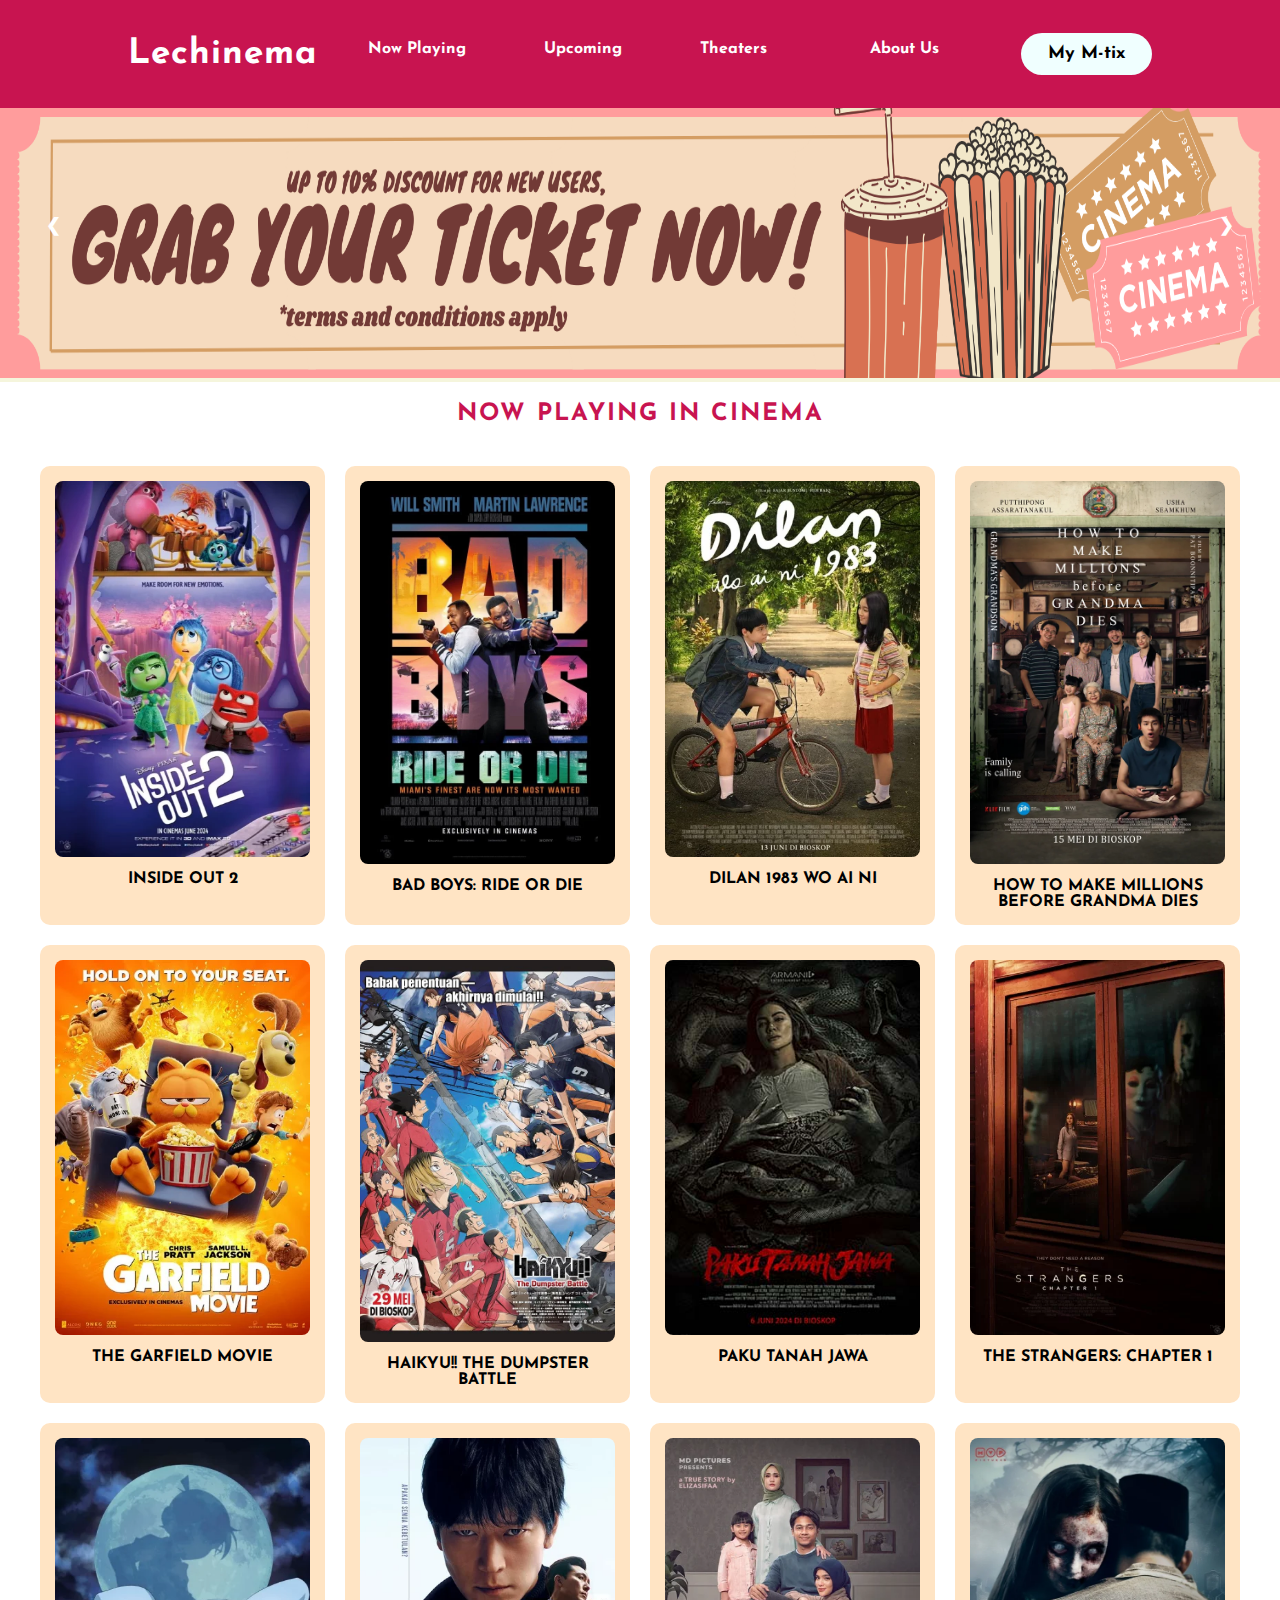
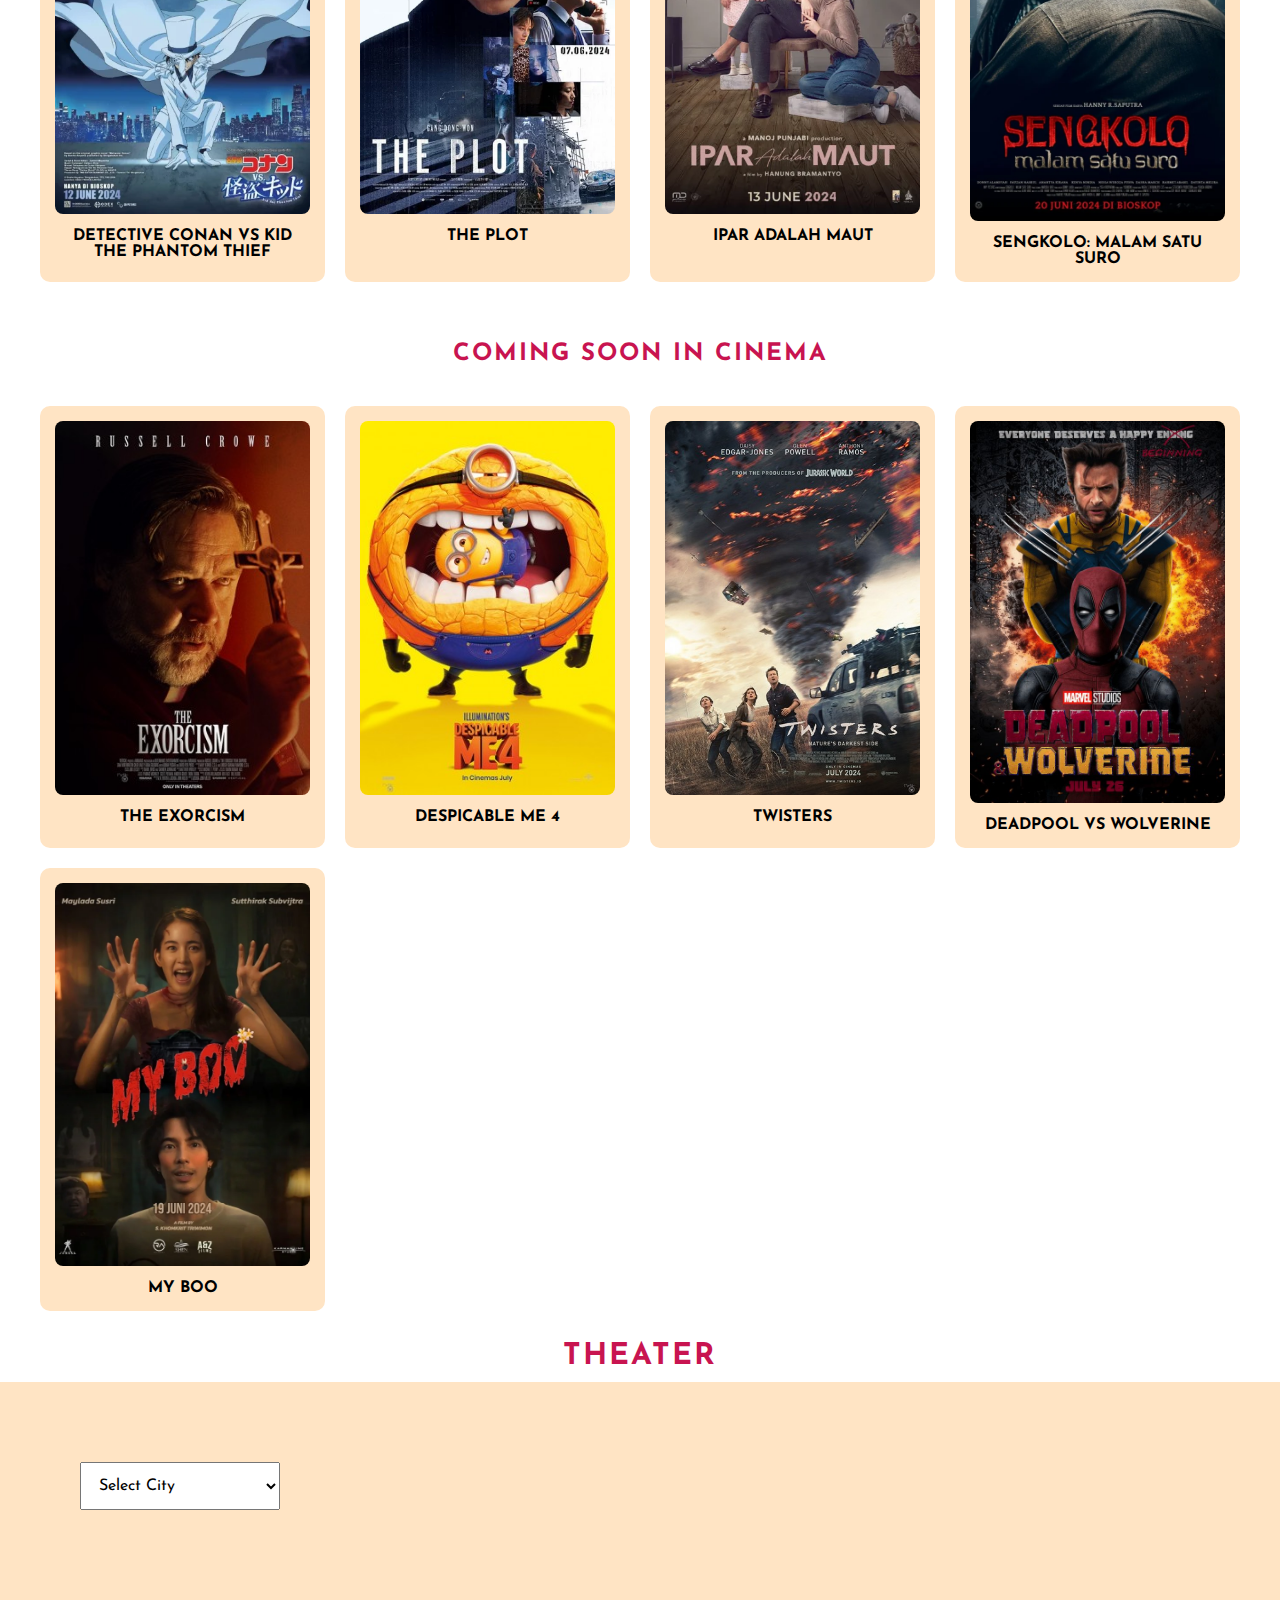
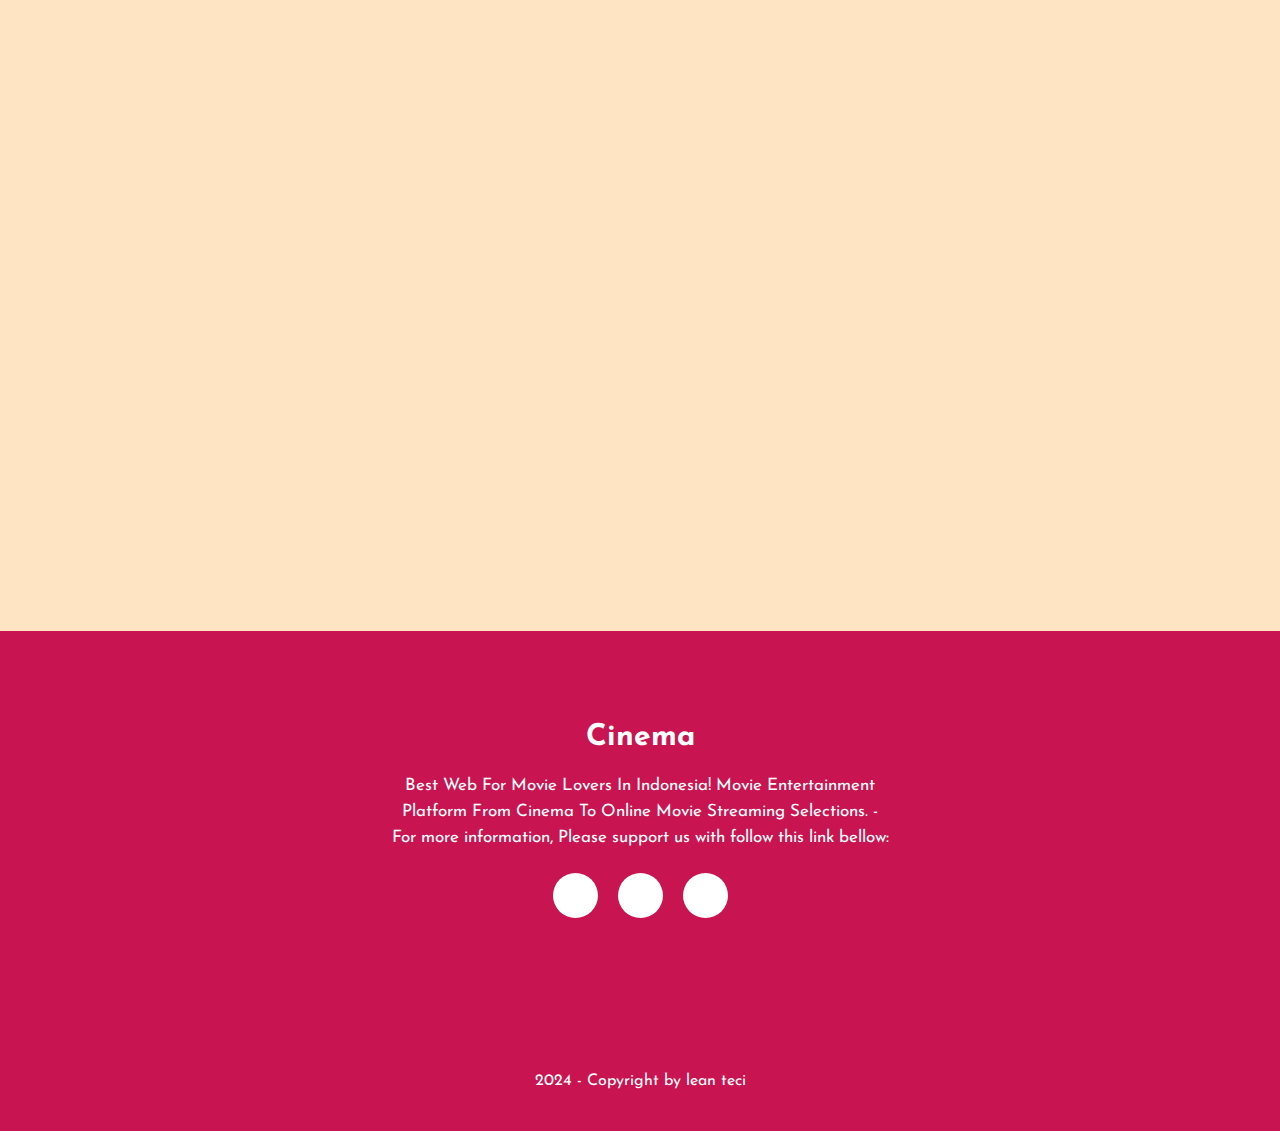
<file: index.html>
<!DOCTYPE html>
<html lang="en">
<head>
    <meta charset="UTF-8">
    <meta name="viewport" content="width=device-width, initial-scale=1.0">
    <title>Cinema</title>
    <link rel="stylesheet" type="text/css" href="index.css">

    <link rel="preconnect" href="https://fonts.googleapis.com">
    <link rel="preconnect" href="https://fonts.gstatic.com" crossorigin>
    <link href="https://fonts.googleapis.com/css2?family=Josefin+Sans:wght@100;200;300;400;500;600;700&display=swap" rel="stylesheet">

    <link rel="stylesheet" href="https://fonts.googleapis.com/css2?family=Material+Symbols+Outlined:opsz,wght,FILL,GRAD@24,400,0,0" />

    <link rel="stylesheet" href="https://cdnjs.cloudflare.com/ajax/libs/font-awesome/6.5.2/css/all.min.css" integrity="sha512-SnH5WK+bZxgPHs44uWIX+LLJAJ9/2PkPKZ5QiAj6Ta86w+fsb2TkcmfRyVX3pBnMFcV7oQPJkl9QevSCWr3W6A==" crossorigin="anonymous" referrerpolicy="no-referrer" />
    <script src="index.js" defer></script>
</head>
<body>
   <header class="header" id="home">
    <nav>
        <h2 class="logo">Lechinema</h2>
        <div class="hamburger" onclick="toggleMenu()">
            ☰
        </div>
        <ul class="nav-links">
            <li><a href="#nowplaying"><i class="fa-solid fa-film"></i>Now Playing</a></li>
            <li><a href="#upcoming"><i class="fa-regular fa-circle-play"></i>Upcoming</a></li>
            <li><a href="#theaters"><i class="fa-solid fa-location-dot"></i>Theaters</a></li>
            <li class="dropdown">
                <a href="#aboutus" id="aboutus-button"><i class="fa-solid fa-user"></i>About Us</a>
            <div class="dropdown-content">
                <a href="#privacy-policy" id="privacy-policy-link">Privacy Policy</a>
                <a href="#contact-us">Contact Us</a>
            </div>
            </li>
        </ul>
        <div class="dropdown2">
            <button id="my-mtix-btn">My M-tix </button>
            <div class="dropdown-content2" id="my-mtix-dropdown">
              <a href="#" id="login-link">Login</a>
            </div>
          </div>
    </nav>
   </header> 

   <div class ="slider">
    <div class="slide">
        <img src="images/slide1.png" alt="Image 1">
    </div>
    <div class="slide">
        <img src="images/slide2.png" alt="Image 2">
    </div>
    <div class="slide">
        <img src="images/slide3.png" alt="Image 3">
    </div>
</div>
<button class="prev" onclick="moveSlide(-1)">&#10094;</button>
<button class="next" onclick="moveSlide(1)">&#10095;</button>

<section id="nowplaying" class="container">
    <div class="textnowplay text-center my-4">
        <h2>NOW PLAYING IN CINEMA</h2>
    </div>
    <div class="row" id="movie-container">
        <!-- Data dari JSON akan dimasukkan di sini -->
    </div>
</section>


<section id="upcoming" class="container">
    <div class="textupcome text-center my-4">
        <h2>COMING SOON IN CINEMA</h2>
    </div>
    <div class="upcoming" id="movieContainer">
        <!-- Data film akan dimasukkan oleh JavaScript -->
    </div>
</section>

<section id="theaters">
    <div class="texttheater">
        <h2>THEATER</h2>
    </div>
<div class="theater">
<div class="dropdowntheater">
    <select id="city-select" onchange="showCinemas()">
        <option value="">Select City</option>
        <option value="JAKARTA">JAKARTA</option>
        <option value="BOGOR">BOGOR</option>
        <option value="DEPOK">DEPOK</option>
        <option value="TANGERANG">TANGERANG</option>
        <option value="BEKASI">BEKASI</option>
    </select>
</div>



<div id="cinema-list" class="cinema-list">
</div>
</div>
</section>


<section id="privacy-policy" class="popup-form hide">
    <div class="popup-content">
        <span class="close-btn">&times;</span>
        <h2>Privacy Policy</h2>
        <h4>INFORMATION WE COLLECT
            PERSONAL INFORMATION
            Personal Information may be submitted to NSR for the purposes of <br>
            (a) receiving information from us;<br>
            (b) buy movie ticket through Site; and <br>
            (c) other purposes to support Service through Site. 
            </h4>
    </div>
</section>

<section id="contact-us">
    <div class="contact-us">
    <p>Cinema</p>
    <p>Best Web For Movie Lovers In Indonesia! Movie Entertainment Platform From Cinema To Online Movie Streaming Selections. - For more information, Please support us with follow this link bellow:</p>
    <div class="social">
        <a href="#"><i class="fa-brands fa-linkedin"></i></a>
        <a href="#"><i class="fa-brands fa-instagram"></i></a>
        <a href="#"><i class="fa-brands fa-x-twitter"></i></a>
    </div>
</div>


    <!--login-->
    <div id="login-popup" class="popup-form hide">
        <div class="popup-content">
            <span class="close-btn" onclick="closePopup(this)">&times;</span>
            <h2>Login to My Mtix</h2>
            <form id="login-form">
                <label for="login-email">Email:</label>
                <input type="text" id="login-email" name="loginemail" required>
                <label for="login-password">Password:</label>
                <input type="password" id="login-password" name="loginpassword" required>
                <button type="submit" id="loginsubmit">Login</button>
            </form>
            <p>Don't have an account? <a href="#" id="register-link">Register now</a></p>
        </div>
    </div>

    <!-- Failed login popup -->
    <div id="failedloginPopup" class="popup-form hide">
        <div class="popup-content">
            <span class="close-btn" onclick="closePopup(this)">&times;</span>
            <h2>Failed to Login</h2>
            <p>Invalid Email or Password. Please check your username and password again.</p>
        </div>
    </div>

    <!-- Failed login popup (max)-->
    <div id="failedloginmaxPopup" class="popup-form hide">
        <div class="popup-content">
            <span class="close-btn" onclick="closePopup(this)">&times;</span>
            <h2>Exiting Program...</h2>
            <p>Failed to login. Maximum Attempts Reached.</p>
        </div>
    </div>

    <!-- Success login popup -->
    <div id="successloginPopup" class="popup-form hide">
        <div class="popup-content">
            <span class="close-btn" onclick="closePopup(this)">&times;</span>
            <h2>yeeyyyyyy</h2>
            <p>Welcome Back!</p>
        </div>
    </div>

    <!-- Register Pop-up Form -->
    <div id="register-popup" class="popup-form hide">
        <div class="popup-content">
            <span class="close-btn" onclick="closePopup(this)">&times;</span>
            <h2>Register for My Mtix</h2>
            <form id="register-form">
                <label for="register-name">Name:</label>
                <input type="text" id="register-name" name="registname" required>
                <label for="register-email">Email:</label>
                <input type="text" id="register-email" name="registemail" required>
                <label for="register-password">Password:</label>
                <input type="password" id="register-password" name="registpassword" required>
                <button type="submit" id="registsubmit">Register Now</button>
            </form>
        </div>
    </div>
    
    <!-- Success regist popup -->
    <div id="successregistPopup" class="popup-form hide">
        <div class="popup-content">
            <span class="close-btn" onclick="closePopup(this)">&times;</span>
            <h2>yeeyyyyyy</h2>
            <p>You have successfully regist your account</p>
        </div>
    </div>
    
<footer id="footer">
    <div class="footer">
        <p>
            2024 -
            <i class="fa-regular fa-copyright"></i>
            Copyright by lean teci
        </p>
    </div>
</footer>
</file>
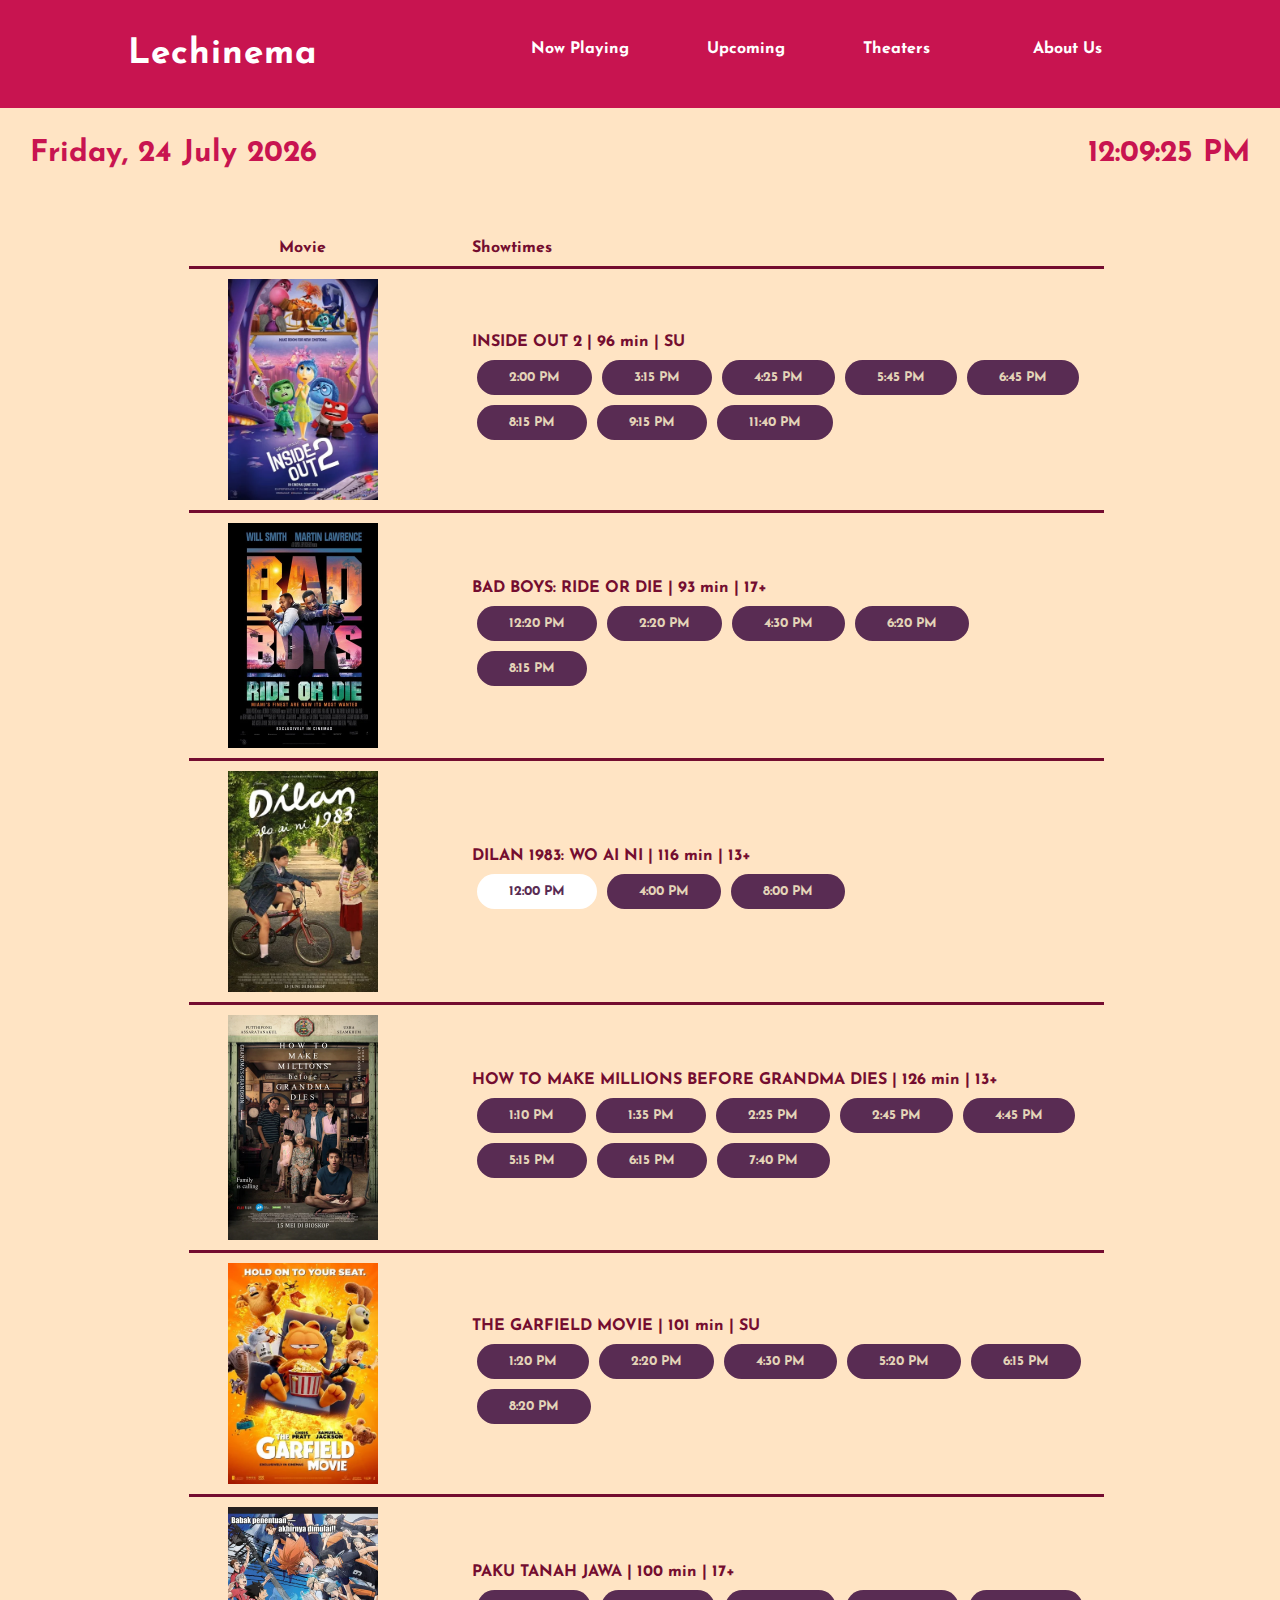
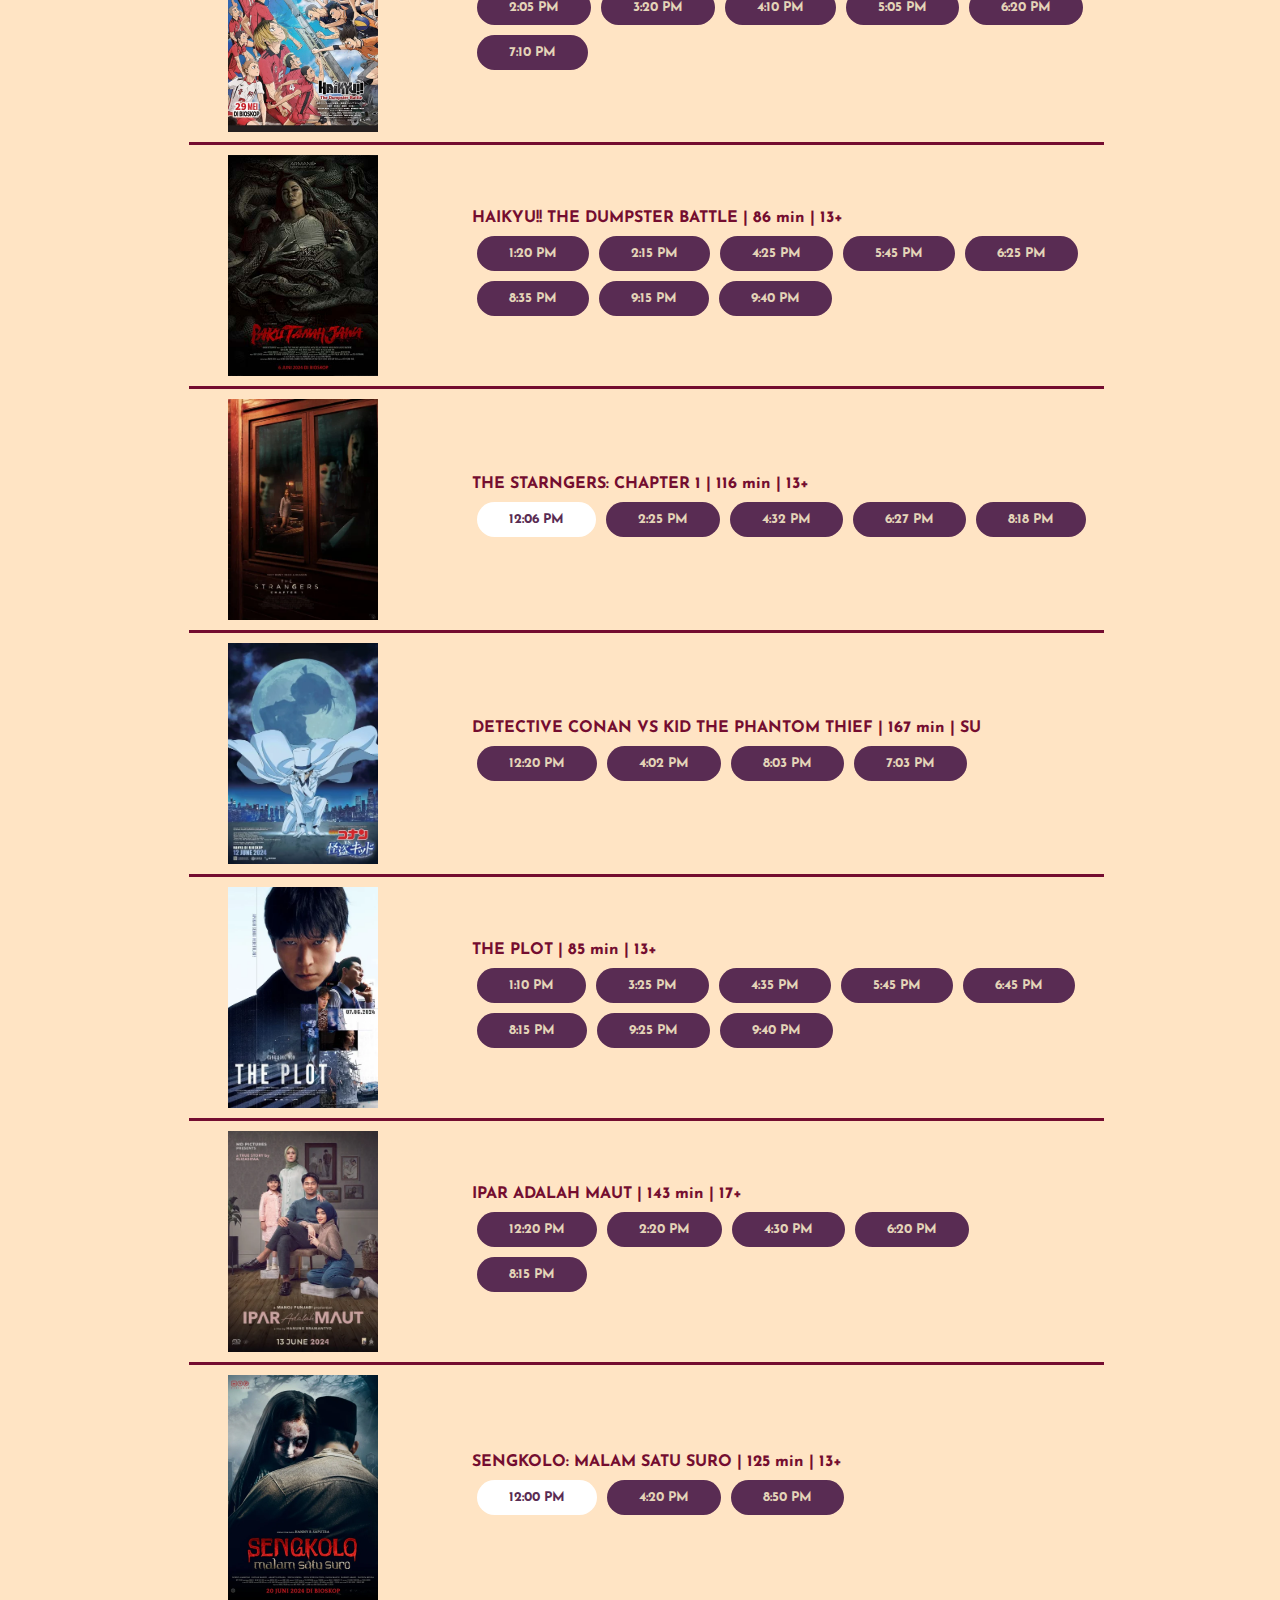
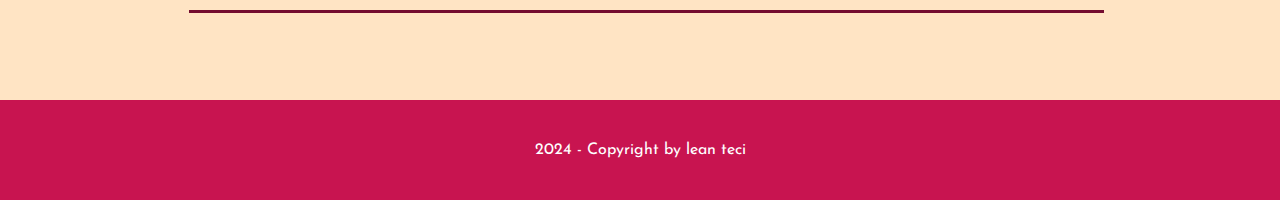
<file: cinemaschedule.html>
<!DOCTYPE html>
<html lang="en">
<head>
    <meta charset="UTF-8">
    <meta name="viewport" content="width=device-width, initial-scale=1.0">
    <title>Cinema</title>
    <link rel="stylesheet" type="text/css" href="cinemaschedule.css">

    <link rel="preconnect" href="https://fonts.googleapis.com">
    <link rel="preconnect" href="https://fonts.gstatic.com" crossorigin>
    <link href="https://fonts.googleapis.com/css2?family=Josefin+Sans:wght@100;200;300;400;500;600;700&display=swap" rel="stylesheet">

    <link rel="stylesheet" href="https://cdnjs.cloudflare.com/ajax/libs/font-awesome/6.5.2/css/all.min.css" integrity="sha512-SnH5WK+bZxgPHs44uWIX+LLJAJ9/2PkPKZ5QiAj6Ta86w+fsb2TkcmfRyVX3pBnMFcV7oQPJkl9QevSCWr3W6A==" crossorigin="anonymous" referrerpolicy="no-referrer" />
    <script src="cinemaschedule.js" defer></script>
</head>
<body>
    <header class="header" id="home">
        <nav>
            <h2 class="logo">Lechinema</h2>
            <div class="hamburger" onclick="toggleMenu()">
                ☰
            </div>
            <ul class="nav-links">
                <li><a href="index.html#nowplaying"><i class="fa-solid fa-film"></i>Now Playing</a></li>
                <li><a href="index.html#upcoming"><i class="fa-regular fa-circle-play"></i>Upcoming</a></li>
                <li><a href="index.html#theaters"><i class="fa-solid fa-location-dot"></i>Theaters</a></li>
                <li class="dropdown">
                    <a href="index.html#aboutus" id="aboutus-button"><i class="fa-solid fa-user"></i>About Us</a>
                <div class="dropdown-content">
                    <a href="#privacy-policy" id="privacy-policy-link">Privacy Policy</a>
                    <a href="index.html#contact-us">Contact Us</a>
                </div>
                </li>
            </ul>
        </nav>
       </header> 


   <section id="cinemaschedule">
    <div id="clock"></div>
    <div id="date"></div>
    <table id="movie-table">
        <thead>
            <tr>
                <th>Movie </th>
                <th>Showtimes</th>
            </tr>
        </thead>
        <tbody>
            <!-- Table rows will be dynamically populated by JavaScript -->
        </tbody>
    </table>
    <div id="app-popup" class="apppopup hide" >
        <div class="popup-content">
            <span class="close-btn" onclick="window.location.reload();">&times;</span>
            <h2>Get the app on Playstore!</h2>
            <a href="https://play.google.com/store" target="_blank">Get this App Now</a> 
        </div>
    </div>
   </section>

   <section id="privacy-policy" class="popup-form hide">
    <div class="popup-content">
        <span class="close-btn">&times;</span>
        <h2>Privacy Policy</h2>
        <h4>INFORMATION WE COLLECT
            PERSONAL INFORMATION
            Personal Information may be submitted to NSR for the purposes of <br>
            (a) receiving information from us;<br>
            (b) buy movie ticket through Site; and <br>
            (c) other purposes to support Service through Site. 
            </h4>
    </div>
</section>

   <footer id="footer">
    <div class="footer">
        <p>
            2024 -
            <i class="fa-regular fa-copyright"></i>
            Copyright by lean teci
        </p>
    </div>
</footer>

<script src="cinemaschedule.js" defer></script>


</body>
</html>
</file>
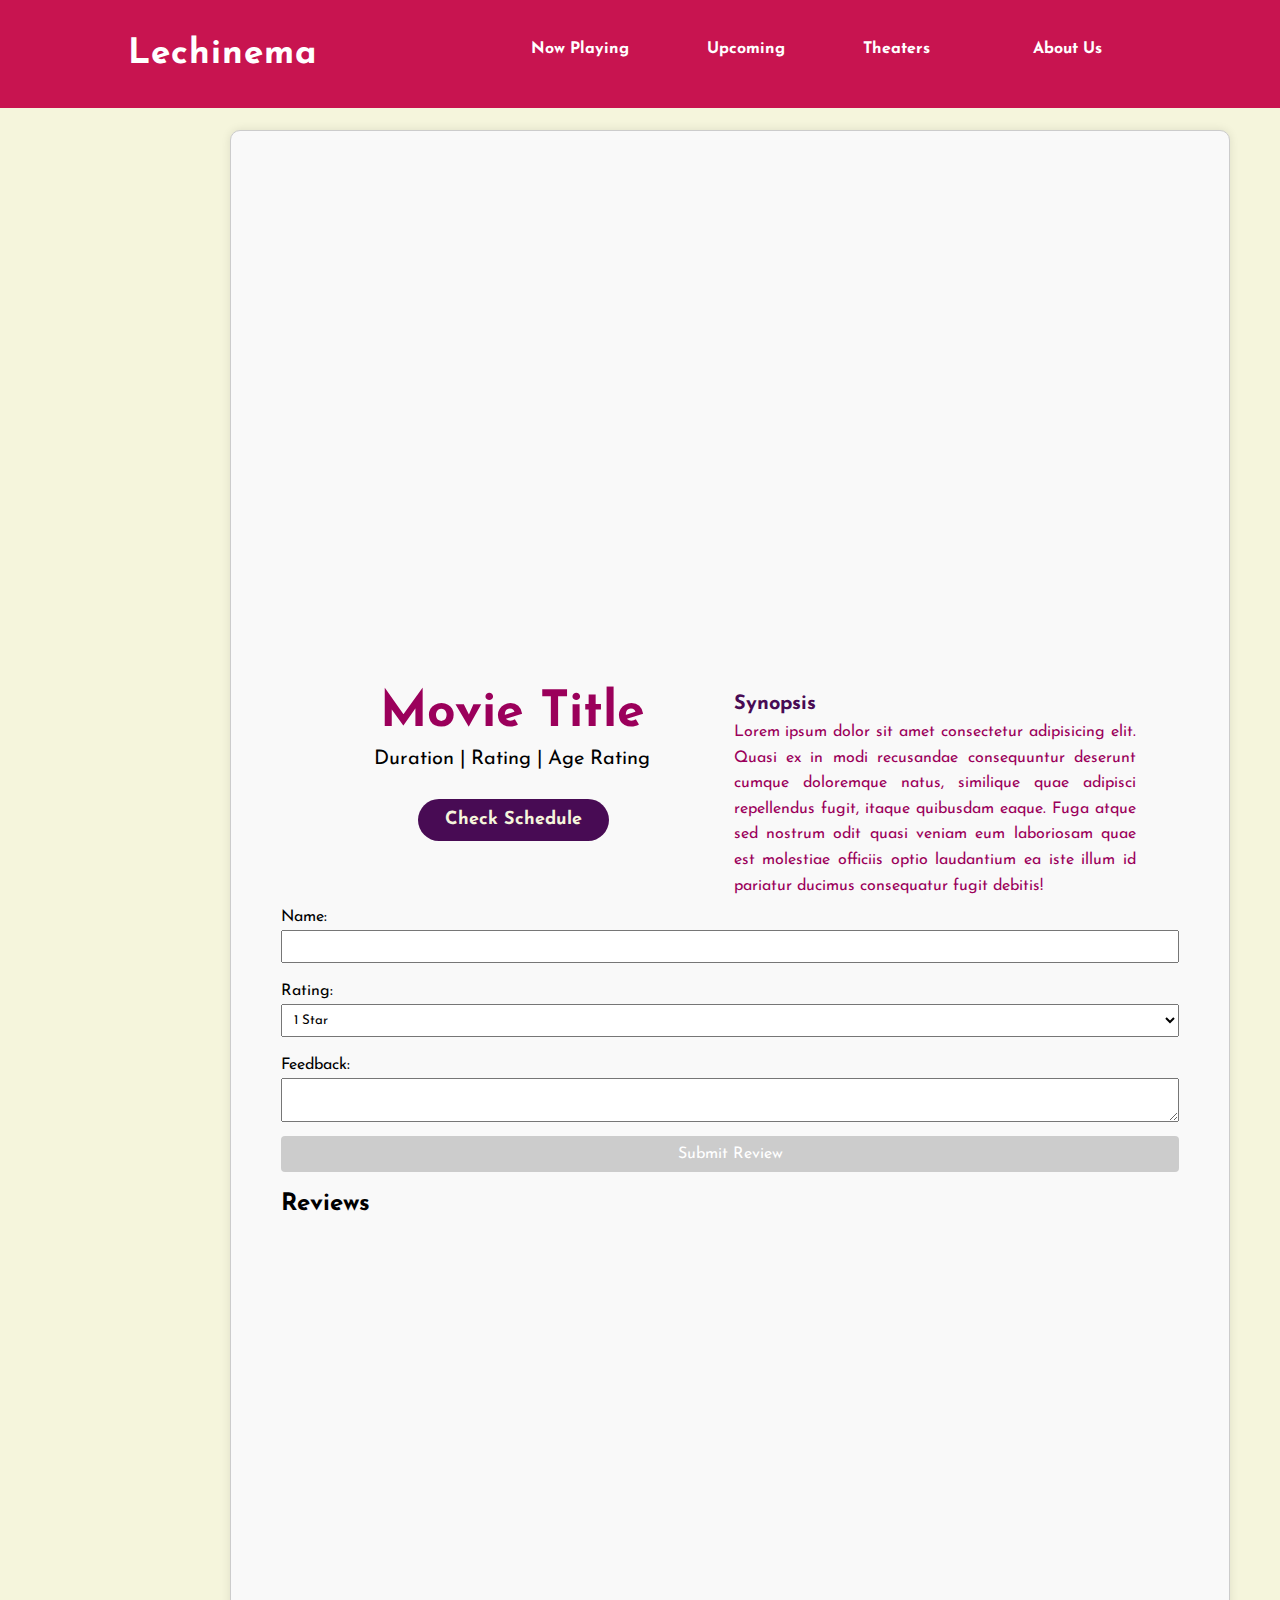
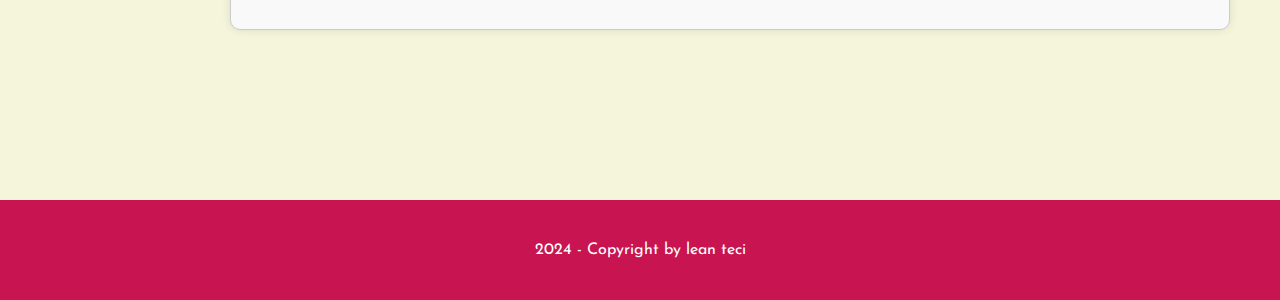
<file: moviedetailsnowplay.html>
<!DOCTYPE html>
<html lang="en">
<head>
    <meta charset="UTF-8">
    <meta name="viewport" content="width=device-width, initial-scale=1.0">
    <title>Cinema</title>
    <link rel="stylesheet" type="text/css" href="moviedetailsnowplay.css">

    <link rel="preconnect" href="https://fonts.googleapis.com">
    <link rel="preconnect" href="https://fonts.gstatic.com" crossorigin>
    <link href="https://fonts.googleapis.com/css2?family=Josefin+Sans:wght@100;200;300;400;500;600;700&display=swap" rel="stylesheet">

    <link rel="stylesheet" href="https://cdnjs.cloudflare.com/ajax/libs/font-awesome/6.5.2/css/all.min.css" integrity="sha512-SnH5WK+bZxgPHs44uWIX+LLJAJ9/2PkPKZ5QiAj6Ta86w+fsb2TkcmfRyVX3pBnMFcV7oQPJkl9QevSCWr3W6A==" crossorigin="anonymous" referrerpolicy="no-referrer" />
    
    <script src="moviedetailsnowplay.js" defer></script>
    <script src="https://code.jquery.com/jquery-3.6.0.min.js"></script>
</head>
<body>
    <header class="header" id="home">
        <nav>
            <h2 class="logo">Lechinema</h2>
            <div class="hamburger" onclick="toggleMenu()">
                ☰
            </div>
            <ul class="nav-links">
                <li><a href="index.html#nowplaying"><i class="fa-solid fa-film"></i>Now Playing</a></li>
                <li><a href="index.html#upcoming"><i class="fa-regular fa-circle-play"></i>Upcoming</a></li>
                <li><a href="index.html#theaters"><i class="fa-solid fa-location-dot"></i>Theaters</a></li>
                <li class="dropdown">
                    <a href="index.html#aboutus" id="aboutus-button"><i class="fa-solid fa-user"></i>About Us</a>
                <div class="dropdown-content">
                    <a href="#privacy-policy" id="privacy-policy-link">Privacy Policy</a>
                    <a href="index.html#contact-us">Contact Us</a>
                </div>
                </li>
            </ul>
        </nav>
       </header> 


       <section id="nowplaydetails">
        <div class="movie-details">
            <div class="movie-box">
                <div class="video-box">
                    <iframe src="" title="Movie Trailer" frameborder="0" 
                            allow="accelerometer; autoplay; clipboard-write; encrypted-media; gyroscope; picture-in-picture" 
                            allowfullscreen></iframe>
                    <div class="bot">
                        <div class="left">
                            <div class="kiri-1">
                                <p id="title">Movie Title</p>
                                <div class="lefter">
                                    <p id="details">Duration | Rating | Age Rating</p>
                                </div>
                            </div>
                            <div class="kiri-2">
                                <button id="schedule">Check Schedule</button>
                            </div>
                        </div>
                        <div class="right">
                            <div class="righter">
                                <h2>Synopsis</h2>
                                <p>
                                    Lorem ipsum dolor sit amet consectetur adipisicing elit. 
                                    Quasi ex in modi recusandae consequuntur deserunt cumque doloremque natus, 
                                    similique quae adipisci repellendus fugit, itaque quibusdam eaque. 
                                    Fuga atque sed nostrum odit quasi veniam eum laboriosam quae est molestiae 
                                    officiis optio laudantium ea iste illum id pariatur ducimus consequatur fugit debitis!
                                </p>
                            </div>
                        </div>
                    </div>
                </div>
                <form id="reviewForm">
                    <label for="name">Name:</label>
                    <input type="text" id="name" name="name" required>
                    <label for="rating">Rating:</label>
                    <select id="rating" name="rating" required>
                        <option value="1">1 Star</option>
                        <option value="2">2 Stars</option>
                        <option value="3">3 Stars</option>
                        <option value="4">4 Stars</option>
                        <option value="5">5 Stars</option>
                    </select>
                    <label for="feedback">Feedback:</label>
                    <textarea id="feedback" name="feedback" required></textarea>
                    <button type="submit" class="disabled" id="submit-review-button" >Submit Review</button>
                </form>

    <div id="login-required-popup" class="popup-form hide">
        <div class="popup-content">
            <span class="close-btn">&times;</span>
            <p>You need to log in first to submit a review. The login option is available only on the home page.</p>
        </div>
    </div>
    <div>
                <h2>Reviews</h2>
                <div id="reviews"></div>
            </div>
        </div>
    </section>


    <section id="privacy-policy" class="popup-form hide">
        <div class="popup-content">
            <span class="close-btn">&times;</span>
            <h2>Privacy Policy</h2>
            <h4>INFORMATION WE COLLECT
                PERSONAL INFORMATION
                Personal Information may be submitted to NSR for the purposes of <br>
                (a) receiving information from us;<br>
                (b) buy movie ticket through Site; and <br>
                (c) other purposes to support Service through Site. 
                </h4>
        </div>
    </section>
    
        <footer id="footer">
        <div class="footer">
            <p>
                2024 -
                <i class="fa-regular fa-copyright"></i>
                Copyright by lean teci
            </p>
        </div>
    </footer>

    <script src="moviedetailsnowplay.js" defer></script>


</body>
</html>
</file>
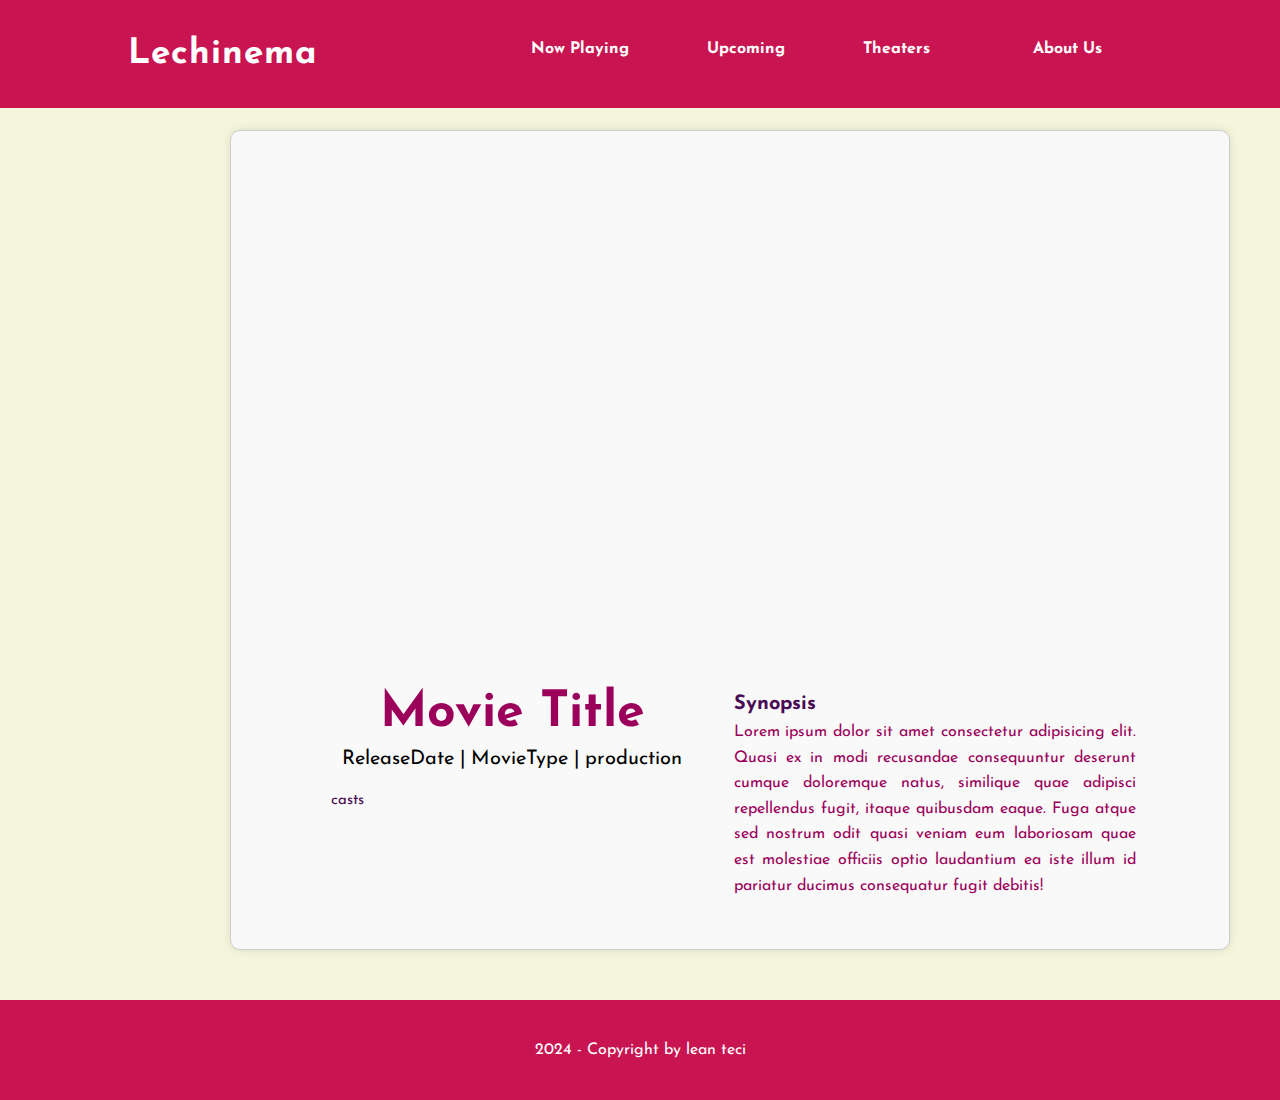
<file: moviedetailsupcome.html>
<!DOCTYPE html>
<html lang="en">
<head>
    <meta charset="UTF-8">
    <meta name="viewport" content="width=device-width, initial-scale=1.0">
    <title>Cinema</title>
    <link rel="stylesheet" type="text/css" href="moviedetailsupcome.css">

    <link rel="preconnect" href="https://fonts.googleapis.com">
    <link rel="preconnect" href="https://fonts.gstatic.com" crossorigin>
    <link href="https://fonts.googleapis.com/css2?family=Josefin+Sans:wght@100;200;300;400;500;600;700&display=swap" rel="stylesheet">

    <link rel="stylesheet" href="https://cdnjs.cloudflare.com/ajax/libs/font-awesome/6.5.2/css/all.min.css" integrity="sha512-SnH5WK+bZxgPHs44uWIX+LLJAJ9/2PkPKZ5QiAj6Ta86w+fsb2TkcmfRyVX3pBnMFcV7oQPJkl9QevSCWr3W6A==" crossorigin="anonymous" referrerpolicy="no-referrer" />
    
    <script src="moviedetailsupcome.js" defer></script>
</head>
<body>
    <header class="header" id="home">
        <nav>
            <h2 class="logo">Lechinema</h2>
            <div class="hamburger" onclick="toggleMenu()">
                ☰
            </div>
            <ul class="nav-links">
                <li><a href="index.html#nowplaying"><i class="fa-solid fa-film"></i>Now Playing</a></li>
                <li><a href="index.html#upcoming"><i class="fa-regular fa-circle-play"></i>Upcoming</a></li>
                <li><a href="index.html#theaters"><i class="fa-solid fa-location-dot"></i>Theaters</a></li>
                <li class="dropdown">
                    <a href="index.html#aboutus" id="aboutus-button"><i class="fa-solid fa-user"></i>About Us</a>
                <div class="dropdown-content">
                    <a href="#privacy-policy" id="privacy-policy-link">Privacy Policy</a>
                    <a href="index.html#contact-us">Contact Us</a>
                </div>
                </li>
            </ul>
        </nav>
       </header> 

       <section id="upcomedetails">
        <div class="movie-details">
            <div class="movie-box">
                <div class="video-box">
                    <iframe src="" title="Movie Trailer" frameborder="0" 
                            allow="accelerometer; autoplay; clipboard-write; encrypted-media; gyroscope; picture-in-picture" 
                            allowfullscreen></iframe>
                    <div class="bot">
                        <div class="left">
                            <div class="kiri-1">
                                <p id="title">Movie Title</p>
                                <div class="lefter">
                                    <p id="details">ReleaseDate | MovieType | production</p>
                                </div>
                                <div class="lefter2">
                                    <p id="casts">casts</p>
                                </div>
                            </div>
                        </div>
                        <div class="right">
                            <div class="righter">
                                <h2>Synopsis</h2>
                                <p>
                                    Lorem ipsum dolor sit amet consectetur adipisicing elit. 
                                    Quasi ex in modi recusandae consequuntur deserunt cumque doloremque natus, 
                                    similique quae adipisci repellendus fugit, itaque quibusdam eaque. 
                                    Fuga atque sed nostrum odit quasi veniam eum laboriosam quae est molestiae 
                                    officiis optio laudantium ea iste illum id pariatur ducimus consequatur fugit debitis!
                                </p>
                            </div>
                        </div>
                    </div>
                </div>
            </div>
        </div>
    </section>

           
    <section id="privacy-policy" class="popup-form hide">
        <div class="popup-content">
            <span class="close-btn">&times;</span>
            <h2>Privacy Policy</h2>
            <h4>INFORMATION WE COLLECT
                PERSONAL INFORMATION
                Personal Information may be submitted to NSR for the purposes of <br>
                (a) receiving information from us;<br>
                (b) buy movie ticket through Site; and <br>
                (c) other purposes to support Service through Site. 
                </h4>
        </div>
    </section>
            
        <footer id="footer">
        <div class="footer">
            <p>
                2024 -
                <i class="fa-regular fa-copyright"></i>
                Copyright by lean teci
            </p>
        </div>
    </footer>

    <script src="moviedetailsupcome.js" defer></script>



</body>
</html>
</file>
<file: index.css>
/* General styles */
* {
    padding: 0;
    margin: 0;
    font-family: 'Josefin Sans', sans-serif;
    box-sizing: border-box;
}

body {
    margin: 0;
    font-family: 'Josefin Sans', sans-serif;
}

/* Header and navigation */
/* Header and navigation */
.header {
    height: 12vh;
    width: 100%;
    background-color: rgb(200, 20, 80);
    background-size: cover;
    background-position: center;
    display: flex;
    align-items: center;
    justify-content: center;
    position: fixed;
    top: 0;
    left: 0;
    z-index: 1000;
}

nav {
    display: flex;
    align-items: center;
    justify-content: space-between;
    width: 80%;
    background-color: rgb(200, 20, 80);
}

.nav-links {
    list-style: none;
    display: flex;
    gap: 20px;
}

.nav-links li {
    display: inline-block;
}

.nav-links a {
    text-decoration: none;
    color: white;
    font-weight: bold;
}

.logo {
    color: white;
    font-size: 35px;
    letter-spacing: 1px;
    cursor: pointer;
}

nav ul {
    display: flex;
    list-style: none;
    align-items: center;
    background-color: rgb(200, 20, 80);
}

nav ul li {
    margin-top: -10px;
    padding: 10px 25px;
    justify-content: right;
    background-color: rgb(200, 20, 80);
}

nav ul li a {
    display: flex;
    color: white;
    text-decoration: none;
    font-weight: bold;
    text-transform: capitalize;
    justify-content: center;
    align-items: center;
    transition: color 0.4s;
    background-color: rgb(200, 20, 80);
}

nav ul li a i {
    margin-right: 8px;
    background-color: rgb(200, 20, 80);
}

nav ul li a:hover {
    color: bisque;
    transition: color 0.4s;
}

/* Ensure dropdown link is styled correctly */
nav ul li.dropdown > a {
    background-color: white;
    color: black;
    padding: 12px 25px;
    margin: 0 -25px;
    justify-content: center;
    align-items: center;
}

.dropdown-content {
    display: none;
    position: absolute;
    min-width: 160px;
    z-index: 1;

}

.dropdown-content a {
    color: black;
    background-color: white;
    padding: 12px 16px;
    text-decoration: none;
    display: block;
    text-align: left;
    font-weight: bold;
    font-size: 16px;
    border-radius: 8px;
}

.dropdown-content a:hover {
    background-color: rgb(200, 20, 80);
    color: white;
    transition: background-color 0.3s;
}

.dropdown:hover .dropdown-content {
    display: block;
}

/* Additional styling for "About Us" link to ensure no residual styling */
#aboutus-button {
    display: flex;
    align-items: center;
    justify-content: center;
    padding: 12px 25px;
    color: white;
    background-color: rgb(200, 20, 80);
    text-decoration: none;
    font-weight: bold;
    text-transform: capitalize;
    transition: color 0.4s;
    margin: 0px;

}

#aboutus-button i {
    margin-right: 8px;
}

#aboutus-button:hover {
    color: bisque;
    transition: color 0.4s;
}

/* Button styles */
#my-mtix-btn {
    font-family: 'Josefin Sans', sans-serif;
    font-size: 18px;
    background-color: azure;
    color: black;
    text-decoration: none;
    border: 2px solid transparent;
    font-weight: bold;
    padding: 10px 25px;
    border-radius: 30px;
    display: flex;
    align-items: center;
    margin-left: 15px;
    transition: transform 0.4s;
    cursor: pointer;
}

#my-mtix-btn i {
    margin-right: 8px;
}

#my-mtix-btn:hover {
    transform: scale(1.2);
}




/* Style untuk dropdown */
.dropdown2 {
    position: relative;
    display: inline-block;
  }
  
  .dropdown-content2 {
    display: none;
    position: absolute;
    background-color: #f9f9f9;
    min-width: 160px;
    box-shadow: 0px 8px 16px 0px rgba(0,0,0,0.2);
    z-index: 1;
    font-size: 20px;
    font-weight: bold;

  }
  
  .dropdown-content2 a {
    color: black;
    padding: 12px 16px;
    text-decoration: none;
    display: block;
  }
  
  .dropdown-content2 a:hover {
    background-color: rgb(200, 20, 80);
    color: white;
    padding : 12px 25px;
}
  
  .dropdown2:hover .dropdown-content2 {
    display: block;
  }

/* Tombol hamburger (default: hidden) */
.hamburger {
    display: none;
    font-size: 20px;
    color: white;
    cursor: pointer;
    margin-left: 80px;
}

/* Slides */
.slider {
    background-color: beige;
    position: relative;
    max-width: 100%;
    margin-top: 12vh;
    padding: 0; 
    overflow: hidden;
    display: flex;
    justify-content: center;
    align-items: center;
}

section {
    padding-top: 0vh;
}

/* Slide styles */
.slide {
    display: none;
    justify-content: center;
    align-items: center;
}

.slide img {
    height: 30vh;
    width: 100%;
}

/* Navigation buttons for slides */
.prev,
.next {
    cursor: pointer;
    position: absolute;
    top: 25%;
    width: auto;
    padding: 16px;
    color: white;
    font-weight: bold;
    font-size: 18px;
    transition: 0.6s ease;
    user-select: none;
    z-index: 1;
    transform: translateY(-50%);
    background: none;
    border: 5px;
}

.next {
    right: 30px;
}

.prev {
    left: 30px;
}

.prev:hover,
.next:hover {
    color: gray;
}

#nowplaying {
    text-align: center;
    padding: 20px;
    background-color: #fff; /* Warna background */
    color: black;
}


/* Judul */
.textnowplay h2 {
    font-size: 24px;
    margin-bottom: 20px;
    text-transform: uppercase;
    letter-spacing: 2px;
    color: rgb(200, 20, 80);
    background-color: #fff;
}

/* Grid container */
.row {
    display: grid;
    grid-template-columns: repeat(4, 1fr); /* 4 kolom per baris */
    gap: 20px; /* Jarak antar item */
    justify-content: center;
    padding: 20px;
}

/* Setiap item movie */
.movie {
    background-color: bisque; /* Background lebih gelap untuk kontras */
    border-radius: 10px;
    padding: 15px;
    text-align: center;
    transition: transform 0.3s ease;
}


.movie:hover {
    transform: scale(1.05); /* Efek zoom saat hover */
}

/* Gambar Poster */
.movie img {
    width: 100%; /* Mengisi lebar container */
    border-radius: 8px;
    height: auto;
    transition: opacity 0.3s ease;
}

.movie img:hover {
    opacity: 0.8;
}

/* Judul Film */
.movie p {
    margin-top: 10px;
    font-size: 16px;
    font-weight: bold;
    color: black;
    text-transform: uppercase;
}

#upcoming {
    text-align: center;
    padding: 20px;
    background-color: #fff; /* Warna background */
    color: black;
}

/* Judul */
.textupcome h2 {
    font-size: 24px;
    margin-bottom: 20px;
    text-transform: uppercase;
    letter-spacing: 2px;
    color: rgb(200, 20, 80);
    background-color: #fff;
}

/* Grid container */
.upcoming {
    display: grid;
    grid-template-columns: repeat(4, 1fr); /* 4 kolom per baris */
    gap: 20px; /* Jarak antar item */
    justify-content: center;
    padding: 20px;
}

/* Setiap item movie */
.movie {
    background-color: bisque; /* Background lebih gelap untuk kontras */
    border-radius: 10px;
    padding: 15px;
    text-align: center;
    transition: transform 0.3s ease;
}

.movie:hover {
    transform: scale(1.05); /* Efek zoom saat hover */
}

/* Gambar Poster */
.movie img {
    width: 100%; /* Mengisi lebar container */
    border-radius: 8px;
    height: auto;
    transition: opacity 0.3s ease;
}

.movie img:hover {
    opacity: 0.8;
}

/* Judul Film */
.movie p {
    margin-top: 10px;
    font-size: 16px;
    font-weight: bold;
    color: black;
    text-transform: uppercase;
}

/* Theater section */
#theaters {
    height: 90vh;
    width: 100%;
    padding-bottom: 100vh;
    background-color: bisque;
    margin-top: -20px;
    justify-content: center;
}

.theater {
    background-color: bisque;
    margin-bottom: 20px;
}

.theater h2{
    font-size: 24px;
    margin-bottom: 20px;
    text-transform: uppercase;
    letter-spacing: 2px;
    color: rgb(200, 20, 80);
    background-color: #fff;
}

#city-select {
    padding: 14px;
    font-size: 16px;
    margin-top: 50px;
    width: 200px;
}

.cinema-list {
    margin-top: 20px;
    background-color: bisque;
}

.cinema-table-wrapper {
    height: 80vh; 
    overflow-y: auto; 
    background-color: bisque; 
}

.cinema-table {
    width: 88%;
    border-collapse: collapse;
    border: 3px solid rgb(61, 2, 2);
    color: black;
    margin: 0 auto;
    background-color: white;
}

.cinema-table th,
.cinema-table td {
    border: 3px solid rgb(61, 2, 2);
    padding: 8px;
    text-align: left;
}

.cinema-table th {
    background-color: rgb(130, 99, 33);
    color: white;
    text-align: left;
}

.texttheater {
    font-size: 20px;
    margin-bottom: 20px;
    letter-spacing: 2px;
    color: rgb(200, 20, 80);
    background-color: white; /* Background putih */
    text-align: center; /* Tengahkan teks */
    padding: 10px 0; /* Beri padding agar tidak terlalu rapat */
    width: 100%; /* Lebar penuh */
    margin-bottom: 30px;
}


/* Dropdown */
.dropdowntheater {
    margin-left: 80px;
    margin-bottom: 20px;
    background-color: bisque;
    margin-top: 10px;
}

.contact-us {
    position: relative;
    width: 100%;
    height: 400px;
    background: rgb(200, 20, 80);
    display: flex;
    flex-direction: column;
    align-items: center;
    justify-content: center;
}
.contact-us p:nth-child(1) {
    font-size: 30px;
    color: white;
    margin-bottom: 20px;
    font-weight: bold;
}
.contact-us p:nth-child(2) {
    font-size: 17px;
    color: rgb(255, 255, 255);
    width: 500px;
    text-align: center;
    line-height: 26px;
}
.social {
    display: flex;
}
.social a {
    width: 45px;
    height: 45px;
    display: flex;
    align-items: center;
    justify-content: center;
    background: white;
    border-radius: 50%;
    margin: 22px 10px;
    color: rgb(18, 9, 46);
    text-decoration: none;
    font-size: 20px;
}
.social a:hover {
    transform: scale(1.3);
    transition: .3s;
}
.popup-form {
    position: fixed;
    top: 0;
    left: 0;
    width: 800px;
    background-color: rgba(0, 0, 0, 0.5);
    display: flex;
    align-items: center;
    justify-content: center;
    z-index: 1000;
}

.popup-content {
    background-color: white;
    padding: 20px;
    border-radius: 5px;
    width:800px;
    max-width: 1000px; /* Set a maximum width */
    text-align: center;
    position: relative;
    justify-content: space-between;
}

.close-btn {
    position: absolute;
    top: 10px;
    right: 10px;
    cursor: pointer;
    font-size: 20px;
}

.popup-content h2 {
    margin-bottom: 20px;
}

.popup-content h4 {
    margin-bottom: 20px;
    justify-content: center;
    text-align: justify;
}

.hide {
    display: none;
}

footer{
    background-color: rgb(200, 20, 80);
    width: 100%;
    height: 100px;
    color: white;
    display: flex;
    align-items: center;
    justify-content: center;
    font-family: 'Josefin Sans', sans-serif;
    

}
.end {
    position: absolute;
    color: rgb(18, 9, 46);
    bottom: 35px;
    font-size: 14px;
}


/* Styling for pop-up forms */
.popup-form {
    position: fixed;
    top: 0;
    left: 0;
    width: 100%;
    height: 100%;
    background-color: rgba(0, 0, 0, 0.5);
    display: flex;
    align-items: center;
    justify-content: center;
    z-index: 1000;
    transition: opacity 0.3s ease;
}

.popup-content {
    background-color: white;
    padding: 20px;
    border-radius: 5px;
    width: 300px;
    text-align: center;
    position: relative;
}

.close-btn {
    position: absolute;
    top: 10px;
    right: 10px;
    cursor: pointer;
    font-size: 20px;
    color: rgb(200, 20, 80);
}

.popup-content h2 {
    margin-bottom: 20px;
    color: rgb(200, 20, 80);
}

.popup-content form label {
    display: block;
    margin-bottom: 8px;
    text-align: left;
    color: rgb(61, 2, 2);
}

.popup-content form input[type="text"],
.popup-content form input[type="email"],
.popup-content form input[type="password"] {
    width: calc(100% - 20px);
    padding: 8px;
    margin-bottom: 15px;
    border: 1px solid #ccc;
    border-radius: 4px;
    font-size: 14px;
}

.popup-content form button {
    width: 100%;
    padding: 10px;
    background-color: rgb(200, 20, 80);
    color: white;
    border: none;
    border-radius: 4px;
    cursor: pointer;
    font-size: 16px;
}

.popup-content form button:hover {
    background-color: rgb(170, 0, 70);
}

.popup-content p {
    margin-top: 10px;
    font-size: 14px;
    color: #555;
}

.popup-content p a {
    color: rgb(200, 20, 80);
    text-decoration: none;
}

.popup-content p a:hover {
    text-decoration: underline;
}

.hide{
    display: none;
}

#success-popup h2 {
    color: green;
}

#success-popup p {
    color: #333;
}

/* Style untuk dropdown */
.dropdown2 {
    position: relative;
    display: inline-block;
  }
  
  .dropdown-content2 {
    display: none;
    position: absolute;
    background-color: #f9f9f9;
    min-width: 160px;
    box-shadow: 0px 8px 16px 0px rgba(0,0,0,0.2);
    z-index: 1;
    font-size: 20px;
    font-weight: bold;

  }
  
  .dropdown-content2 a {
    color: black;
    padding: 12px 16px;
    text-decoration: none;
    display: block;
  }
  
  .dropdown-content2 a:hover {
    background-color: rgb(200, 20, 80);
    color: white;
    padding : 12px 25px;
}
  
  .dropdown2:hover .dropdown-content2 {
    display: block;
  }

  form {
    margin-bottom: 20px;
}

label {
    display: block;
    margin: 10px 0 5px;
}

input, select, textarea {
    width: 100%;
    padding: 8px;
    margin-bottom: 10px;
    box-sizing: border-box;
}

button {
    padding: 10px 20px;
    background-color: #007BFF;
    color: #fff;
    border: none;
    cursor: pointer;
}

button:hover {
    background-color: #0056b3;
}

.review {
    border: 1px solid #ddd;
    padding: 10px;
    margin-bottom: 10px;
    border-radius: 5px;
}

.review .name {
    font-weight: bold;
}

.review .rating {
    color: #f39c12;
}

.review .feedback {
    margin-top: 5px;
}







/* Responsive: Saat layar kecil (max 768px) */
@media screen and (max-width: 768px) {
    .hamburger {
        display: block;
        margin-left: 80px;
    }

    .nav-links {
        display: none;
        flex-direction: column;
        position: absolute;
        top: 60px;
        right: 0;
        background: rgb(200, 20, 80);
        width: 100%;
        text-align: center;
        padding: 20px 0;
    }

    .nav-links.show {
        display: flex;
    }

    .nav-links li {
        display: block;
        padding: 10px 0;
    }

    /* Ubah ukuran Lechinema di mobile */
    .logo {
        font-size: 18px; /* Ukuran lebih kecil */
    }

    /* Ubah ukuran My M-tix di mobile */
    #my-mtix-btn {
        font-family: 'Josefin Sans', sans-serif;
        font-size: 15px;
        background-color: azure;
        color: black;
        text-decoration: none;
        border: 2px solid transparent;
        font-weight: bold;
        padding: 8px 25px;
        border-radius: 30px;
        display: flex;
        align-items: center;
        margin-left: 15px;
        transition: transform 0.4s;
        cursor: pointer;
    }

    .slide img {
        height: 15vh;
    }

    .prev,
    .next {
        top: 20%;
        font-size: 12px;
        padding: 12px;
    }

    .textnowplay h2 {
        font-size: 18px;
    }

    .row {
        grid-template-columns: repeat(2, 1fr);
    }

    .movie p {
        font-size: 10px;
    }

    .textupcome  h2 {
        font-size: 18px;
    }
   
    .upcoming{
        grid-template-columns: repeat(2, 1fr);
    }

    .texttheater{
        font-size: 13px;
    }

    .contact-us p:nth-child(2) {
        font-size: 15px;
        color: rgb(255, 255, 255);
        width: 500px;
        padding: 40px;
        text-align: center;
        line-height: 26px;
    }
}







@media screen and (max-width: 1024px) {
    /* Ubah ukuran logo */
    .logo {
        font-size: 18px;
        margin-right: 15px;
    }

    /* Ubah ukuran teks menu navbar */
    .nav-links a {
        font-size: 14px;
        margin-right: -3px;
    }

    /* Ubah ukuran ikon navbar */
    .nav-links a i {
        font-size: 16px;
    }

    .nav-links {
        gap: 0px; /* Kurangi jarak antar tulisan */
    }

    #my-mtix-btn {
        font-family: 'Josefin Sans', sans-serif;
        font-size: 12px;
        background-color: azure;
        color: black;
        text-decoration: none;
        border: 2px solid transparent;
        font-weight: bold;
        border-radius: 30px;
        display: flex;
        align-items: center;
        margin-left: 1px;
        transition: transform 0.4s;
        cursor: pointer;
    }

    .movie p {
        font-size: 12px;
    }
    
}
</file>
<file: cinemaschedule.css>
/* General styles */
* {
    padding: 0;
    margin: 0;
    font-family: 'Josefin Sans', sans-serif;
    box-sizing: border-box;
}

body {
    margin: 0;
    font-family: 'Josefin Sans', sans-serif;
}

/* Header and navigation */
/* Header and navigation */
.header {
    height: 12vh;
    width: 100%;
    background-color: rgb(200, 20, 80);
    background-size: cover;
    background-position: center;
    display: flex;
    align-items: center;
    justify-content: center;
    position: fixed;
    top: 0;
    left: 0;
    z-index: 1000;
}

nav {
    display: flex;
    align-items: center;
    justify-content: space-between;
    width: 80%;
    background-color: rgb(200, 20, 80);
}

.nav-links {
    list-style: none;
    display: flex;
    gap: 20px;
}

.nav-links li {
    display: inline-block;
}

.nav-links a {
    text-decoration: none;
    color: white;
    font-weight: bold;
}

.logo {
    color: white;
    font-size: 35px;
    letter-spacing: 1px;
    cursor: pointer;
}

nav ul {
    display: flex;
    list-style: none;
    align-items: center;
    background-color: rgb(200, 20, 80);
}

nav ul li {
    margin-top: -10px;
    padding: 10px 25px;
    justify-content: right;
    background-color: rgb(200, 20, 80);
}

nav ul li a {
    display: flex;
    color: white;
    text-decoration: none;
    font-weight: bold;
    text-transform: capitalize;
    justify-content: center;
    align-items: center;
    transition: color 0.4s;
    background-color: rgb(200, 20, 80);
}

nav ul li a i {
    margin-right: 8px;
    background-color: rgb(200, 20, 80);
}

nav ul li a:hover {
    color: bisque;
    transition: color 0.4s;
}

/* Ensure dropdown link is styled correctly */
nav ul li.dropdown > a {
    background-color: white;
    color: black;
    padding: 12px 25px;
    margin: 0 -25px;
    justify-content: center;
    align-items: center;
}

.dropdown-content {
    display: none;
    position: absolute;
    min-width: 160px;
    z-index: 1;

}

.dropdown-content a {
    color: black;
    background-color: white;
    padding: 12px 16px;
    text-decoration: none;
    display: block;
    text-align: left;
    font-weight: bold;
    font-size: 16px;
    border-radius: 8px;
}

.dropdown-content a:hover {
    background-color: rgb(200, 20, 80);
    color: white;
    transition: background-color 0.3s;
}

.dropdown:hover .dropdown-content {
    display: block;
}

/* Additional styling for "About Us" link to ensure no residual styling */
#aboutus-button {
    display: flex;
    align-items: center;
    justify-content: center;
    padding: 12px 25px;
    color: white;
    background-color: rgb(200, 20, 80);
    text-decoration: none;
    font-weight: bold;
    text-transform: capitalize;
    transition: color 0.4s;
    margin: 0px;

}

#aboutus-button i {
    margin-right: 8px;
}

#aboutus-button:hover {
    color: bisque;
    transition: color 0.4s;
}

/* Button styles */
#my-mtix-btn {
    font-family: 'Josefin Sans', sans-serif;
    font-size: 18px;
    background-color: azure;
    color: black;
    text-decoration: none;
    border: 2px solid transparent;
    font-weight: bold;
    padding: 10px 25px;
    border-radius: 30px;
    display: flex;
    align-items: center;
    margin-left: 15px;
    transition: transform 0.4s;
    cursor: pointer;
}

#my-mtix-btn i {
    margin-right: 8px;
}

#my-mtix-btn:hover {
    transform: scale(1.2);
}




/* Style untuk dropdown */
.dropdown2 {
    position: relative;
    display: inline-block;
  }
  
  .dropdown-content2 {
    display: none;
    position: absolute;
    background-color: #f9f9f9;
    min-width: 160px;
    box-shadow: 0px 8px 16px 0px rgba(0,0,0,0.2);
    z-index: 1;
    font-size: 20px;
    font-weight: bold;

  }
  
  .dropdown-content2 a {
    color: black;
    padding: 12px 16px;
    text-decoration: none;
    display: block;
  }
  
  .dropdown-content2 a:hover {
    background-color: rgb(200, 20, 80);
    color: white;
    padding : 12px 25px;
}
  
  .dropdown2:hover .dropdown-content2 {
    display: block;
  }

/* Tombol hamburger (default: hidden) */
.hamburger {
    display: none;
    font-size: 20px;
    color: white;
    cursor: pointer;
    margin-left: 80px;
}

/* Slides */
.slider {
    background-color: beige;
    position: relative;
    max-width: 100%;
    margin-top: 12vh;
    padding: 0; 
    overflow: hidden;
    display: flex;
    justify-content: center;
    align-items: center;
}

section {
    padding-top: 0vh;
}


#nowplaying {
    text-align: center;
    padding: 20px;
    background-color: #fff; /* Warna background */
    color: black;
}


/* Judul */
.textnowplay h2 {
    font-size: 24px;
    margin-bottom: 20px;
    text-transform: uppercase;
    letter-spacing: 2px;
    color: rgb(200, 20, 80);
    background-color: #fff;
}

/* Grid container */
.movieplaying {
    display: grid;
    grid-template-columns: repeat(4, 1fr); /* 4 kolom per baris */
    gap: 20px; /* Jarak antar item */
    justify-content: center;
    padding: 20px;
}

/* Setiap item movie */
.movie {
    background-color: bisque; /* Background lebih gelap untuk kontras */
    border-radius: 10px;
    padding: 15px;
    text-align: center;
    transition: transform 0.3s ease;
}


.movie:hover {
    transform: scale(1.05); /* Efek zoom saat hover */
}

/* Gambar Poster */
.movie img {
    width: 100%; /* Mengisi lebar container */
    border-radius: 8px;
    height: auto;
    transition: opacity 0.3s ease;
}

.movie img:hover {
    opacity: 0.8;
}

/* Judul Film */
.movie p {
    margin-top: 10px;
    font-size: 16px;
    font-weight: bold;
    color: black;
    text-transform: uppercase;
}

#upcoming {
    text-align: center;
    padding: 20px;
    background-color: #fff; /* Warna background */
    color: black;
}

/* Judul */
.textupcome h2 {
    font-size: 24px;
    margin-bottom: 20px;
    text-transform: uppercase;
    letter-spacing: 2px;
    color: rgb(200, 20, 80);
    background-color: #fff;
}

/* Grid container */
.upcoming {
    display: grid;
    grid-template-columns: repeat(4, 1fr); /* 4 kolom per baris */
    gap: 20px; /* Jarak antar item */
    justify-content: center;
    padding: 20px;
}

/* Setiap item movie */
.movie {
    background-color: bisque; /* Background lebih gelap untuk kontras */
    border-radius: 10px;
    padding: 15px;
    text-align: center;
    transition: transform 0.3s ease;
}

.movie:hover {
    transform: scale(1.05); /* Efek zoom saat hover */
}

/* Gambar Poster */
.movie img {
    width: 100%; /* Mengisi lebar container */
    border-radius: 8px;
    height: auto;
    transition: opacity 0.3s ease;
}

.movie img:hover {
    opacity: 0.8;
}

/* Judul Film */
.movie p {
    margin-top: 10px;
    font-size: 16px;
    font-weight: bold;
    color: black;
    text-transform: uppercase;
}

/* Theater section */
#theaters {
    height: 90vh;
    width: 100%;
    padding-bottom: 100vh;
    background-color: bisque;
    margin-top: -20px;
    justify-content: center;
}

.theater {
    background-color: bisque;
    margin-bottom: 20px;
}

.theater h2{
    font-size: 24px;
    margin-bottom: 20px;
    text-transform: uppercase;
    letter-spacing: 2px;
    color: rgb(200, 20, 80);
    background-color: #fff;
}

#city-select {
    padding: 14px;
    font-size: 16px;
    margin-top: 50px;
    width: 200px;
}

.cinema-list {
    margin-top: 20px;
    background-color: bisque;
}

.cinema-table-wrapper {
    height: 80vh; 
    overflow-y: auto; 
    background-color: bisque; 
}

.cinema-table {
    width: 88%;
    border-collapse: collapse;
    border: 3px solid rgb(61, 2, 2);
    color: black;
    margin: 0 auto;
    background-color: white;
}

.cinema-table th,
.cinema-table td {
    border: 3px solid rgb(61, 2, 2);
    padding: 8px;
    text-align: left;
}

.cinema-table th {
    background-color: rgb(130, 99, 33);
    color: white;
    text-align: left;
}

.texttheater {
    font-size: 20px;
    margin-bottom: 20px;
    letter-spacing: 2px;
    color: rgb(200, 20, 80);
    background-color: white; /* Background putih */
    text-align: center; /* Tengahkan teks */
    padding: 10px 0; /* Beri padding agar tidak terlalu rapat */
    width: 100%; /* Lebar penuh */
    margin-bottom: 30px;
}


/* Dropdown */
.dropdowntheater {
    margin-left: 80px;
    margin-bottom: 20px;
    background-color: bisque;
    margin-top: 10px;
}

#cinemaschedule{
    width: 100%;
    height: 3300px;
    background-color: bisque;
    display: block;
    padding: 30px;
}

#date {
    padding-top: 10%;
    position: absolute;
    top: 10px;
    left: 10px;
    font-size: 30px;
    font-weight: bold;
    margin-left: 20px;
    color: rgb(200, 20, 80);
}

#clock {
    padding-top: 10%;
    position: absolute;
    top: 10px;
    right: 10px;
    font-size: 30px;
    font-weight: bold;
    margin-right: 20px;
    color: rgb(200, 20, 80);
}
#movie-table {
width: 100%;
margin-top: 200px; /* Atur margin atas untuk menjaga jarak antara tabel dengan elemen di atasnya */
border-collapse: collapse;
width: 75%;
margin-left: 13%;

}

#movie-table th, #movie-table td {
padding: 10px;
text-align: center;
border: none; /* Hapus semua garis tepi */
color: rgb(116, 13, 48);
}

#movie-table th {
border-bottom: 3px solid rgb(116, 13, 48);; /* Garis bawah hanya pada header */
}

#movie-table img {
max-width: 150px;
height: auto;
display: block;
margin: 0 auto;
}

/* Mengatur lebar kolom */
#movie-table th:first-child,
#movie-table td:first-child {
width: 25%; /* Lebar kolom pertama 25% dari lebar tabel */
}

#movie-table th:nth-child(2),
#movie-table td:nth-child(2) {
width: 75%; /* Lebar kolom kedua 75% dari lebar tabel */
text-align: left;
padding-left: 6%;
}

/* Garis putih di antara baris */
#movie-table tbody tr {
border-bottom: 3px solid rgb(116, 13, 48);; /* Garis putih di antara setiap baris */
}

/* Memberi latar belakang abu-abu untuk baris genap */
#movie-table tbody tr:nth-child(even) {
background-color: bisque;
}
.movie-info {
font-weight: bold;
font-size: 16px;
margin-bottom: 5px;
}

.showtime-btn {
margin: 5px;
background-color: #592c53;
color: #e4d4b8;
text-decoration: none;
border: 2px solid transparent;
font-weight: bold;
padding: 9px 30px;
border-radius: 30px;
transition: .4s;
display: inline-block; /* Menggunakan inline-block untuk tata letak tombol */
}

.showtime-btn:hover {
background-color: #f2f2f2;
border: 2px solid #592c53;
cursor: pointer;
}
.showtime-btn-disabled {
background-color: white; /* Warna abu-abu */
color: #592c53; /* Warna teks abu-abu yang lebih gelap */
cursor: not-allowed; /* Kursor tidak dapat diaktifkan */
}
.apppopup {
    display: none;
    position: fixed;
    top: 0;
    left: 0;
    width: 100%;
    height: 100%;
    background-color: rgba(0, 0, 0, 0.5);
    justify-content: center;
    align-items: center;
    z-index: 1000;
}

.apppopup-content {
    background-color: white;
    padding: 20px;
    border-radius: 5px;
    text-align: center;
    position: relative;
}

.close-btn {
    position: absolute;
    top: 10px;
    right: 10px;
    font-size: 20px;
    cursor: pointer;
}

.apppopup h2{
color: rgb(200, 20, 80);
font-size: 20px;
font-weight: bold;

}   

.popup-form {
    position: fixed;
    top: 0;
    left: 0;
    width: 800px;
    background-color: rgba(0, 0, 0, 0.5);
    display: flex;
    align-items: center;
    justify-content: center;
    z-index: 1000;
}

.popup-content {
    background-color: white;
    padding: 20px;
    border-radius: 5px;
    width:800px;
    max-width: 1000px; /* Set a maximum width */
    text-align: center;
    position: relative;
    justify-content: space-between;
}

.close-btn {
    position: absolute;
    top: 10px;
    right: 10px;
    cursor: pointer;
    font-size: 20px;
}

.popup-content h2 {
    margin-bottom: 20px;
}

.popup-content h4 {
    margin-bottom: 20px;
    justify-content: center;
    text-align: justify;
}

.hide {
    display: none;
}

footer{
    background-color: rgb(200, 20, 80);
    width: 100%;
    height: 100px;
    color: white;
    display: flex;
    align-items: center;
    justify-content: center;
    font-family: 'Josefin Sans', sans-serif;
    

}
.end {
    position: absolute;
    color: rgb(18, 9, 46);
    bottom: 35px;
    font-size: 14px;
}


/* Styling for pop-up forms */
.popup-form {
    position: fixed;
    top: 0;
    left: 0;
    width: 100%;
    height: 100%;
    background-color: rgba(0, 0, 0, 0.5);
    display: flex;
    align-items: center;
    justify-content: center;
    z-index: 1000;
    transition: opacity 0.3s ease;
}

.popup-content {
    background-color: white;
    padding: 20px;
    border-radius: 5px;
    width: 300px;
    text-align: center;
    position: relative;
}

.close-btn {
    position: absolute;
    top: 10px;
    right: 10px;
    cursor: pointer;
    font-size: 20px;
    color: rgb(200, 20, 80);
}

.popup-content h2 {
    margin-bottom: 20px;
    color: rgb(200, 20, 80);
}

.popup-content form label {
    display: block;
    margin-bottom: 8px;
    text-align: left;
    color: rgb(61, 2, 2);
}

.popup-content form input[type="text"],
.popup-content form input[type="email"],
.popup-content form input[type="password"] {
    width: calc(100% - 20px);
    padding: 8px;
    margin-bottom: 15px;
    border: 1px solid #ccc;
    border-radius: 4px;
    font-size: 14px;
}

.popup-content form button {
    width: 100%;
    padding: 10px;
    background-color: rgb(200, 20, 80);
    color: white;
    border: none;
    border-radius: 4px;
    cursor: pointer;
    font-size: 16px;
}

.popup-content form button:hover {
    background-color: rgb(170, 0, 70);
}

.popup-content p {
    margin-top: 10px;
    font-size: 14px;
    color: #555;
}

.popup-content p a {
    color: rgb(200, 20, 80);
    text-decoration: none;
}

.popup-content p a:hover {
    text-decoration: underline;
}

.hide{
    display: none;
}

#success-popup h2 {
    color: green;
}

#success-popup p {
    color: #333;
}

/* Style untuk dropdown */
.dropdown2 {
    position: relative;
    display: inline-block;
  }
  
  .dropdown-content2 {
    display: none;
    position: absolute;
    background-color: #f9f9f9;
    min-width: 160px;
    box-shadow: 0px 8px 16px 0px rgba(0,0,0,0.2);
    z-index: 1;
    font-size: 20px;
    font-weight: bold;

  }
  
  .dropdown-content2 a {
    color: black;
    padding: 12px 16px;
    text-decoration: none;
    display: block;
  }
  
  .dropdown-content2 a:hover {
    background-color: rgb(200, 20, 80);
    color: white;
    padding : 12px 25px;
}
  
  .dropdown2:hover .dropdown-content2 {
    display: block;
  }

  form {
    margin-bottom: 20px;
}

label {
    display: block;
    margin: 10px 0 5px;
}

input, select, textarea {
    width: 100%;
    padding: 8px;
    margin-bottom: 10px;
    box-sizing: border-box;
}

button {
    padding: 10px 20px;
    background-color: #007BFF;
    color: #fff;
    border: none;
    cursor: pointer;
}

button:hover {
    background-color: #0056b3;
}

.review {
    border: 1px solid #ddd;
    padding: 10px;
    margin-bottom: 10px;
    border-radius: 5px;
}

.review .name {
    font-weight: bold;
}

.review .rating {
    color: #f39c12;
}

.review .feedback {
    margin-top: 5px;
}



@media screen and (max-width: 768px) {
.hamburger {
    display: block;
    margin-left: 80px;
}

.nav-links {
    display: none;
    flex-direction: column;
    position: absolute;
    top: 60px;
    right: 0;
    background: rgb(200, 20, 80);
    width: 100%;
    text-align: center;
    padding: 20px 0;
}

.nav-links.show {
    display: flex;
}

.nav-links li {
    display: block;
    padding: 10px 0;
}
/* Ubah ukuran Lechinema di mobile */
.logo {
    font-size: 18px; /* Ukuran lebih kecil */
}

#cinemaschedule{
    height: auto;
}

#date {
    padding-top: 20%;
    padding-left: 100px;
}

#clock{
    padding-top: 30%;
    padding-right: 170px;
}

#movie-table {
    padding-top: 50%;
}
}

@media screen and (min-width: 768px) and (max-width: 1024px) {
#clock{
    padding-top: 15%;
}

#date{
    padding-top: 15%;
}
}
</file>
<file: moviedetailsnowplay.css>
/* General styles */
* {
    padding: 0;
    margin: 0;
    font-family: 'Josefin Sans', sans-serif;
    box-sizing: border-box;
}

body {
    margin: 0;
    font-family: 'Josefin Sans', sans-serif;
}

/* Header and navigation */
/* Header and navigation */
.header {
    height: 12vh;
    width: 100%;
    background-color: rgb(200, 20, 80);
    background-size: cover;
    background-position: center;
    display: flex;
    align-items: center;
    justify-content: center;
    position: fixed;
    top: 0;
    left: 0;
    z-index: 1000;
}

#nowplaydetails{
    width: 100%;
    height: 1800px;
    background-color: beige;
    display: block;
    padding: 30px;
}

.nav-links {
list-style: none;
display: flex;
gap: 20px;
}

.movie-detail {
    display: grid;
    margin-top: 50px;
    grid-template-columns: 1fr 1fr; /* 2 kolom yang setara */
    gap: 20px;
}
.movie-box {
    margin-top: 100px;
    border: 1px solid #ccc;
    padding: 50px;
    margin-left: 200px;
    border-radius: 10px;
    box-shadow: 0 0 10px rgba(0, 0, 0, 0.1);
    max-width: 1000px;
    height: 1500px;
    background-color: #f9f9f9;
}
.video-box {
        max-width: 560px;
        margin-left: 30px;
        text-align: center;
        justify-content: center;
    }
iframe {
    width: 150%;
    height: 473px;
    justify-content: center;
    } 
.bot{
    display: grid;
    gap: 20px;
    grid-template-columns: 1fr 1fr;
    width: 825px;
}
/* CSS untuk mengatur bagian kiri */
.bot .left {
display: flex;
flex-direction: column;
justify-content: left;
}

/* CSS untuk bagian kanan */
.bot .right {
display: flex;
flex-direction: column;
justify-content: flex-start; /* Memulai konten dari atas */
}

/* CSS untuk gaya teks */
#title {
font-size: 50px;
margin-top: 30px;
font-weight: bold;
margin-bottom: 10px;
border: 30px;
color: #9b005b;
}

#schedule {
font-family: 'Josefin Sans', sans-serif;
font-size: 18px;
background-color: #480b54;
color: beige;
text-decoration: none;
border: 2px solid transparent;
font-weight: bold;
padding: 10px 25px;
border-radius: 30px;
display: flex;
align-items: center;
margin-left: 107px;
margin-top: 20px;
transition: transform 0.4s;
cursor: pointer;
}

/* Tombol hamburger (default: hidden) */
.hamburger {
display: none;
font-size: 20px;
color: white;
cursor: pointer;
margin-left: 80px;
}

#schedule:hover {
transform: scale(1.2);
}
.lefter{
font-size: 20px;
margin-bottom: 10px;
}
/* CSS untuk sinopsis */
.righter {
margin-top: 30px; /* Memberi jarak atas dari elemen sebelumnya */
color: #9b005b;
}

.right p {
text-align: justify;
line-height: 1.6;
}

.right h2 {
text-align: justify;
line-height: 1.6;
font-size: 20px;
font-weight: 2px;
color: #480b54;
}
/* Submit Button */
#submit-review-button {
display: inline-block;
width: 100%;
padding: 10px;
background-color: #480b54;
color: white;
border: none;
border-radius: 4px;
font-size: 16px;
cursor: pointer;
transition: background-color 0.3s;
}

#submit-review-button.disabled {
background-color: #ccc;
cursor: not-allowed;
}

#submit-review-button:not(.disabled):hover {
background-color: #480b54;
}

/* Popup styles */
.popup-form {
display: none;
position: fixed;
z-index: 1;
left: 0;
top: 0;
width: 100%;
height: 100%;
overflow: auto;
background-color: rgba(0, 0, 0, 0.4);
}

.popup-form .popup-content {
background-color: #fff;
margin: 15% auto;
padding: 20px;
border: 1px solid #888;
width: 80%;
}

.popup-form .close-btn {
color: #aaa;
float: right;
font-size: 28px;
font-weight: bold;
}

.logo {
    color: white;
    font-size: 35px;
    letter-spacing: 1px;
    cursor: pointer;
}

nav ul {
    display: flex;
    list-style: none;
    align-items: center;
    background-color: rgb(200, 20, 80);
}

nav ul li {
    margin-top: -10px;
    padding: 10px 25px;
    justify-content: right;
    background-color: rgb(200, 20, 80);
}

nav ul li a {
    display: flex;
    color: white;
    text-decoration: none;
    font-weight: bold;
    text-transform: capitalize;
    justify-content: center;
    align-items: center;
    transition: color 0.4s;
    background-color: rgb(200, 20, 80);
}

nav ul li a i {
    margin-right: 8px;
    background-color: rgb(200, 20, 80);
}

nav ul li a:hover {
    color: bisque;
    transition: color 0.4s;
}

/* Ensure dropdown link is styled correctly */
nav ul li.dropdown > a {
    background-color: white;
    color: black;
    padding: 12px 25px;
    margin: 0 -25px;
    justify-content: center;
    align-items: center;
}

.dropdown-content {
    display: none;
    position: absolute;
    min-width: 160px;
    z-index: 1;

}

.dropdown-content a {
    color: black;
    background-color: white;
    padding: 12px 16px;
    text-decoration: none;
    display: block;
    text-align: left;
    font-weight: bold;
    font-size: 16px;
    border-radius: 8px;
}

.dropdown-content a:hover {
    background-color: rgb(200, 20, 80);
    color: white;
    transition: background-color 0.3s;
}

.dropdown:hover .dropdown-content {
    display: block;
}

nav {
    display: flex;
    align-items: center;
    justify-content: space-between;
    width: 80%;
    background-color: rgb(200, 20, 80);
}

.nav-links {
    list-style: none;
    display: flex;
    gap: 20px;
}

.nav-links li {
    display: inline-block;
}

.nav-links a {
    text-decoration: none;
    color: white;
    font-weight: bold;
}

.logo {
    color: white;
    font-size: 35px;
    letter-spacing: 1px;
    cursor: pointer;
}

nav ul {
    display: flex;
    list-style: none;
    align-items: center;
    background-color: rgb(200, 20, 80);
}

nav ul li {
    margin-top: -10px;
    padding: 10px 25px;
    justify-content: right;
    background-color: rgb(200, 20, 80);
}

nav ul li a {
    display: flex;
    color: white;
    text-decoration: none;
    font-weight: bold;
    text-transform: capitalize;
    justify-content: center;
    align-items: center;
    transition: color 0.4s;
    background-color: rgb(200, 20, 80);
}

nav ul li a i {
    margin-right: 8px;
    background-color: rgb(200, 20, 80);
}

nav ul li a:hover {
    color: bisque;
    transition: color 0.4s;
}

/* Additional styling for "About Us" link to ensure no residual styling */
#aboutus-button {
    display: flex;
    align-items: center;
    justify-content: center;
    padding: 12px 25px;
    color: white;
    background-color: rgb(200, 20, 80);
    text-decoration: none;
    font-weight: bold;
    text-transform: capitalize;
    transition: color 0.4s;
    margin: 0px;

}

#aboutus-button i {
    margin-right: 8px;
}

#aboutus-button:hover {
    color: bisque;
    transition: color 0.4s;
}

.popup-form {
    position: fixed;
    top: 0;
    left: 0;
    width: 800px;
    background-color: rgba(0, 0, 0, 0.5);
    display: flex;
    align-items: center;
    justify-content: center;
    z-index: 1000;
}

.popup-content {
    background-color: white;
    padding: 20px;
    border-radius: 5px;
    width:800px;
    max-width: 1000px; /* Set a maximum width */
    text-align: center;
    position: relative;
    justify-content: space-between;
}

.close-btn {
    position: absolute;
    top: 10px;
    right: 10px;
    cursor: pointer;
    font-size: 20px;
}

.popup-content h2 {
    margin-bottom: 20px;
}

.popup-content h4 {
    margin-bottom: 20px;
    justify-content: center;
    text-align: justify;
}

.hide {
    display: none;
}

footer{
    background-color: rgb(200, 20, 80);
    width: 100%;
    height: 100px;
    color: white;
    display: flex;
    align-items: center;
    justify-content: center;
    font-family: 'Josefin Sans', sans-serif;
    

}
.end {
    position: absolute;
    color: rgb(18, 9, 46);
    bottom: 35px;
    font-size: 14px;
}


/* Styling for pop-up forms */
.popup-form {
    position: fixed;
    top: 0;
    left: 0;
    width: 100%;
    height: 100%;
    background-color: rgba(0, 0, 0, 0.5);
    display: flex;
    align-items: center;
    justify-content: center;
    z-index: 1000;
    transition: opacity 0.3s ease;
}

.popup-content {
    background-color: white;
    padding: 20px;
    border-radius: 5px;
    width: 300px;
    text-align: center;
    position: relative;
}

.close-btn {
    position: absolute;
    top: 10px;
    right: 10px;
    cursor: pointer;
    font-size: 20px;
    color: rgb(200, 20, 80);
}

.popup-content h2 {
    margin-bottom: 20px;
    color: rgb(200, 20, 80);
}

.popup-content form label {
    display: block;
    margin-bottom: 8px;
    text-align: left;
    color: rgb(61, 2, 2);
}

.popup-content form input[type="text"],
.popup-content form input[type="email"],
.popup-content form input[type="password"] {
    width: calc(100% - 20px);
    padding: 8px;
    margin-bottom: 15px;
    border: 1px solid #ccc;
    border-radius: 4px;
    font-size: 14px;
}

.popup-content form button {
    width: 100%;
    padding: 10px;
    background-color: rgb(200, 20, 80);
    color: white;
    border: none;
    border-radius: 4px;
    cursor: pointer;
    font-size: 16px;
}

.popup-content form button:hover {
    background-color: rgb(170, 0, 70);
}

.popup-content p {
    margin-top: 10px;
    font-size: 14px;
    color: #555;
}

.popup-content p a {
    color: rgb(200, 20, 80);
    text-decoration: none;
}

.popup-content p a:hover {
    text-decoration: underline;
}

.hide{
    display: none;
}

#success-popup h2 {
    color: green;
}

#success-popup p {
    color: #333;
}

/* Style untuk dropdown */
.dropdown2 {
    position: relative;
    display: inline-block;
  }
  
  .dropdown-content2 {
    display: none;
    position: absolute;
    background-color: #f9f9f9;
    min-width: 160px;
    box-shadow: 0px 8px 16px 0px rgba(0,0,0,0.2);
    z-index: 1;
    font-size: 20px;
    font-weight: bold;

  }
  
  .dropdown-content a {
    color: black;
    padding: 12px 16px;
    text-decoration: none;
    display: block;
  }
  
  .dropdown-content2 a:hover {
    background-color: rgb(200, 20, 80);
    color: white;
    padding : 12px 25px;
}
  
  .dropdown2:hover .dropdown-content2 {
    display: block;
  }

  form {
    margin-bottom: 20px;
}

label {
    display: block;
    margin: 10px 0 5px;
}

input, select, textarea {
    width: 100%;
    padding: 8px;
    margin-bottom: 10px;
    box-sizing: border-box;
}

button {
    padding: 10px 20px;
    background-color: #007BFF;
    color: #fff;
    border: none;
    cursor: pointer;
}

button:hover {
    background-color: #0056b3;
}

.review {
    border: 1px solid #ddd;
    padding: 10px;
    margin-bottom: 10px;
    border-radius: 5px;
}

.review .name {
    font-weight: bold;
}

.review .rating {
    color: #f39c12;
}

.review .feedback {
    margin-top: 5px;
}






.popup-form .close-btn:hover,
.popup-form .close-btn:focus {
color: black;
text-decoration: none;
cursor: pointer;
}

.popup-form.show {
display: block;
}
.hide{
display: none;
}

@media screen and (max-width: 768px) {
.hamburger {
    display: block;
    margin-left: 80px;
}

.nav-links {
    display: none;
    flex-direction: column;
    position: absolute;
    top: 60px;
    right: 0;
    background: rgb(200, 20, 80);
    width: 100%;
    text-align: center;
    padding: 20px 0;
}

.nav-links.show {
    display: flex;
}

.nav-links li {
    display: block;
    padding: 10px 0;
}

/* Ubah ukuran Lechinema di mobile */
.logo {
    font-size: 18px; /* Ukuran lebih kecil */
}

#nowplaydetails{
    padding-top: 20%;
    height: auto;
}

.movie-detail {
    margin-top: 20px;
    gap: 5px;
    grid-template-columns: 1fr; /* Single column layout */
}

.movie-box {
    margin-top: 20px;
    padding: 10px;
    margin-left: 0; /* Remove left margin */
    max-width: 100%; /* Ensure it fits the screen */
    grid-template-columns: 1fr;
}

.video-box {
    max-width: 100%;
    margin: 0 auto;
}

iframe {
    width: 80%;
    height: 300px;
}

#title {
    font-size: 24px;
    margin-top: 10px;
}

#schedule {
    font-size: 14px;
    padding: 5px 15px;
    margin-top: 10px;
    margin-right: 30px;
}

.lefter {
    font-size: 16px;
    margin-bottom: 10px;
}

.righter {
    margin-top: 20px; /* Adjust top margin */
}

.right h2 {
    font-size: 16px;
}

.bot {
    display: grid;
    gap: 10px;
    grid-template-columns: 1fr; /* Single column layout */
    width: 100%;
}

.bot .left {
    order: 1;
}

.bot .right {
    order: 2;
    margin-top: 20px; /* Adjust top margin for spacing */
}
}

@media screen and (min-width: 768px) and (max-width: 1024px) {

/* Ubah ukuran Lechinema di mobile */
.logo {
    font-size: 18px; /* Ukuran lebih kecil */
}

#nowplaydetails{
    padding-top: 10%;
    height: auto;
    width: 1200px;
    display: flex;
    flex-direction: column;
    align-items: center; /* Pusatkan konten */
    padding-right: 100px;
    margin-left: -150px;
}

.movie-detail {
    width: 80%;
    margin-top: 20px;
    gap: 5px;
    grid-template-columns: 1fr; /* Single column layout */
    align-items: center; /* Pusatkan konten */

}

.movie-box {
    margin-top: 20px;
    padding: 10px;
    max-width: 100%; /* Ensure it fits the screen */
    max-height: 100%;
    grid-template-columns: 1fr;
    align-items: center; /* Pusatkan konten */
}

.video-box {
    max-width: 100%;
    max-height: 100%;
    margin: 0 auto;
}

iframe {
    width: 100%;
    height: 500px;
    padding: 10px;
}

#title {
    font-size: 24px;
    margin-top: 10px;
}

#schedule {
    font-size: 14px;
    padding: 5px 15px;
    margin-top: 10px;
    margin-left: 350px;
}

.lefter {
    font-size: 16px;
    margin-bottom: 10px;
}

.righter {
    margin-top: 20px; /* Adjust top margin */
}

.right h2 {
    font-size: 16px;
}

.bot {
    display: grid;
    gap: 10px;
    grid-template-columns: 1fr; /* Single column layout */
    width: 100%;
}

.bot .left {
    order: 1;
}

.bot .right {
    order: 2;
    margin-top: 20px; /* Adjust top margin for spacing */
}
}
</file>
<file: moviedetailsupcome.css>
/* General styles */
* {
    padding: 0;
    margin: 0;
    font-family: 'Josefin Sans', sans-serif;
    box-sizing: border-box;
}

body {
    margin: 0;
    font-family: 'Josefin Sans', sans-serif;
}

/* Header and navigation */
/* Header and navigation */
.header {
    height: 12vh;
    width: 100%;
    background-color: rgb(200, 20, 80);
    background-size: cover;
    background-position: center;
    display: flex;
    align-items: center;
    justify-content: center;
    position: fixed;
    top: 0;
    left: 0;
    z-index: 1000;
}

nav {
    display: flex;
    align-items: center;
    justify-content: space-between;
    width: 80%;
    background-color: rgb(200, 20, 80);
}

.nav-links {
    list-style: none;
    display: flex;
    gap: 20px;
}

.nav-links li {
    display: inline-block;
}

.nav-links a {
    text-decoration: none;
    color: white;
    font-weight: bold;
}

.logo {
    color: white;
    font-size: 35px;
    letter-spacing: 1px;
    cursor: pointer;
}

nav ul {
    display: flex;
    list-style: none;
    align-items: center;
    background-color: rgb(200, 20, 80);
}

nav ul li {
    margin-top: -10px;
    padding: 10px 25px;
    justify-content: right;
    background-color: rgb(200, 20, 80);
}

nav ul li a {
    display: flex;
    color: white;
    text-decoration: none;
    font-weight: bold;
    text-transform: capitalize;
    justify-content: center;
    align-items: center;
    transition: color 0.4s;
    background-color: rgb(200, 20, 80);
}

nav ul li a i {
    margin-right: 8px;
    background-color: rgb(200, 20, 80);
}

nav ul li a:hover {
    color: bisque;
    transition: color 0.4s;
}

/* Ensure dropdown link is styled correctly */
nav ul li.dropdown > a {
    background-color: white;
    color: black;
    padding: 12px 25px;
    margin: 0 -25px;
    justify-content: center;
    align-items: center;
}

.dropdown-content {
    display: none;
    position: absolute;
    min-width: 160px;
    z-index: 1;

}

.dropdown-content a {
    color: black;
    background-color: white;
    padding: 12px 16px;
    text-decoration: none;
    display: block;
    text-align: left;
    font-weight: bold;
    font-size: 16px;
    border-radius: 8px;
}

.dropdown-content a:hover {
    background-color: rgb(200, 20, 80);
    color: white;
    transition: background-color 0.3s;
}

.dropdown:hover .dropdown-content {
    display: block;
}

/* Additional styling for "About Us" link to ensure no residual styling */
#aboutus-button {
    display: flex;
    align-items: center;
    justify-content: center;
    padding: 12px 25px;
    color: white;
    background-color: rgb(200, 20, 80);
    text-decoration: none;
    font-weight: bold;
    text-transform: capitalize;
    transition: color 0.4s;
    margin: 0px;

}

#aboutus-button i {
    margin-right: 8px;
}

#aboutus-button:hover {
    color: bisque;
    transition: color 0.4s;
}
 
 #upcomedetails{
        width: 100%;
        height: 1000px;
        background-color: beige;
        display: block;
        padding: 30px;
    }
    .movie-detail {
        display: grid;
        margin-top: 50px;
        grid-template-columns: 1fr 1fr; /* 2 kolom yang setara */
        gap: 20px;
    }
    .movie-box {
        margin-top: 100px;
        border: 1px solid #ccc;
        padding: 50px;
        margin-left: 200px;
        border-radius: 10px;
        box-shadow: 0 0 10px rgba(0, 0, 0, 0.1);
        max-width: 1000px;
        max-height: 850px;
        background-color: #f9f9f9;
    }
    .video-box {
            max-width: 560px;
            margin-left: 30px;
            text-align: center;
            justify-content: center;
        }
    iframe {
        width: 150%;
        height: 473px;
        justify-content: center;
        } 
    .bot{
        display: grid;
        gap: 20px;
        grid-template-columns: 1fr 1fr;
        width: 825px;
    }
    /* CSS untuk mengatur bagian kiri */
    .bot .left {
    display: flex;
    flex-direction: column;
    justify-content: left;
    }

    /* CSS untuk bagian kanan */
    .bot .right {
    display: flex;
    flex-direction: column;
    justify-content: flex-start; /* Memulai konten dari atas */
}

/* CSS untuk gaya teks */
#title {
    font-size: 50px;
    margin-top: 30px;
    font-weight: bold;
    margin-bottom: 10px;
    border: 30px;
    color: #9b005b;
}

.lefter{
    font-size: 20px;
    margin-bottom: 10px;
}
/* CSS untuk sinopsis */
.righter {
    margin-top: 30px; /* Memberi jarak atas dari elemen sebelumnya */
    color: #9b005b;
}

.right p {
    text-align: justify;
    line-height: 1.6;
}

.right h2 {
    text-align: justify;
    line-height: 1.6;
    font-size: 20px;
    font-weight: 2px;
    color: #480b54;
}
.lefter2{
    text-align: justify;
    line-height: 1.6;
    margin: 20px;
    font-size: 15px;
    color: #480b54;
}


/* Style untuk dropdown */
.dropdown2 {
    position: relative;
    display: inline-block;
  }
  
  .dropdown-content2 {
    display: none;
    position: absolute;
    background-color: #f9f9f9;
    min-width: 160px;
    box-shadow: 0px 8px 16px 0px rgba(0,0,0,0.2);
    z-index: 1;
    font-size: 20px;
    font-weight: bold;

  }
  
  .dropdown-content2 a {
    color: black;
    padding: 12px 16px;
    text-decoration: none;
    display: block;
  }
  
  .dropdown-content2 a:hover {
    background-color: rgb(200, 20, 80);
    color: white;
    padding : 12px 25px;
}
  
  .dropdown2:hover .dropdown-content2 {
    display: block;
  }

  .popup-form {
    position: fixed;
    top: 0;
    left: 0;
    width: 800px;
    background-color: rgba(0, 0, 0, 0.5);
    display: flex;
    align-items: center;
    justify-content: center;
    z-index: 1000;
}

.popup-content {
    background-color: white;
    padding: 20px;
    border-radius: 5px;
    width:800px;
    max-width: 1000px; /* Set a maximum width */
    text-align: center;
    position: relative;
    justify-content: space-between;
}

.close-btn {
    position: absolute;
    top: 10px;
    right: 10px;
    cursor: pointer;
    font-size: 20px;
}

.popup-content h2 {
    margin-bottom: 20px;
}

.popup-content h4 {
    margin-bottom: 20px;
    justify-content: center;
    text-align: justify;
}

.hide {
    display: none;
}

footer{
    background-color: rgb(200, 20, 80);
    width: 100%;
    height: 100px;
    color: white;
    display: flex;
    align-items: center;
    justify-content: center;
    font-family: 'Josefin Sans', sans-serif;
    

}
.end {
    position: absolute;
    color: rgb(18, 9, 46);
    bottom: 35px;
    font-size: 14px;
}


/* Tombol hamburger (default: hidden) */
.hamburger {
    display: none;
    font-size: 20px;
    color: white;
    cursor: pointer;
    margin-left: 80px;
}

@media screen and (max-width: 768px) {
    .hamburger {
        display: block;
        margin-left: 80px;
    }

    .nav-links {
        display: none;
        flex-direction: column;
        position: absolute;
        top: 60px;
        right: 0;
        background: rgb(200, 20, 80);
        width: 100%;
        text-align: center;
        padding: 20px 0;
    }

    .nav-links.show {
        display: flex;
    }

    .nav-links li {
        display: block;
        padding: 10px 0;
    }

    /* Ubah ukuran Lechinema di mobile */
    .logo {
        font-size: 18px; /* Ukuran lebih kecil */
    }

    #upcomedetails{
        padding-top: 20%;
        height: auto;
    }

    .movie-detail {
        margin-top: 20px;
        gap: 5px;
        grid-template-columns: 1fr; /* Single column layout */
    }

    .movie-box {
        margin-top: 20px;
        padding: 10px;
        margin-left: 0; /* Remove left margin */
        max-width: 100%; /* Ensure it fits the screen */
        grid-template-columns: 1fr;
    }

    .video-box {
        max-width: 100%;
        margin: 0 auto;
    }

    iframe {
        width: 80%;
        height: 300px;
    }

    #title {
        font-size: 24px;
        margin-top: 10px;
    }

    #schedule {
        font-size: 14px;
        padding: 5px 15px;
        margin-top: 10px;
        margin-right: 30px;
    }

    .lefter {
        font-size: 16px;
        margin-bottom: 10px;
    }

    .righter {
        margin-top: 20px; /* Adjust top margin */
    }

    .right h2 {
        font-size: 16px;
    }

    .bot {
        display: grid;
        gap: 10px;
        grid-template-columns: 1fr; /* Single column layout */
        width: 100%;
    }

    .bot .left {
        order: 1;
    }

    .bot .right {
        order: 2;
        margin-top: 20px; /* Adjust top margin for spacing */
    }
}

@media screen and (min-width: 768px) and (max-width: 1024px) {

/* Ubah ukuran Lechinema di mobile */
.logo {
    font-size: 18px; /* Ukuran lebih kecil */
}

#upcomedetails{
    padding-top: 10%;
    height: auto;
    width: 1200px;
    display: flex;
    flex-direction: column;
    align-items: center; /* Pusatkan konten */
    padding-right: 100px;
    margin-left: -150px;
}

.movie-detail {
    width: 80%;
    margin-top: 20px;
    gap: 5px;
    grid-template-columns: 1fr; /* Single column layout */
    align-items: center; /* Pusatkan konten */

}

.movie-box {
    margin-top: 20px;
    padding: 10px;
    max-width: 100%; /* Ensure it fits the screen */
    max-height: 100%;
    grid-template-columns: 1fr;
    align-items: center; /* Pusatkan konten */
}

.video-box {
    max-width: 100%;
    max-height: 100%;
    margin: 0 auto;
}

iframe {
    width: 100%;
    height: 500px;
    padding: 10px;
}

#title {
    font-size: 24px;
    margin-top: 10px;
}

#schedule {
    font-size: 14px;
    padding: 5px 15px;
    margin-top: 10px;
    margin-left: 350px;
}

.lefter {
    font-size: 16px;
    margin-bottom: 10px;
}

.righter {
    margin-top: 20px; /* Adjust top margin */
}

.right h2 {
    font-size: 16px;
}

.bot {
    display: grid;
    gap: 10px;
    grid-template-columns: 1fr; /* Single column layout */
    width: 100%;
}

.bot .left {
    order: 1;
}

.bot .right {
    order: 2;
    margin-top: 20px; /* Adjust top margin for spacing */
}
}
</file>
